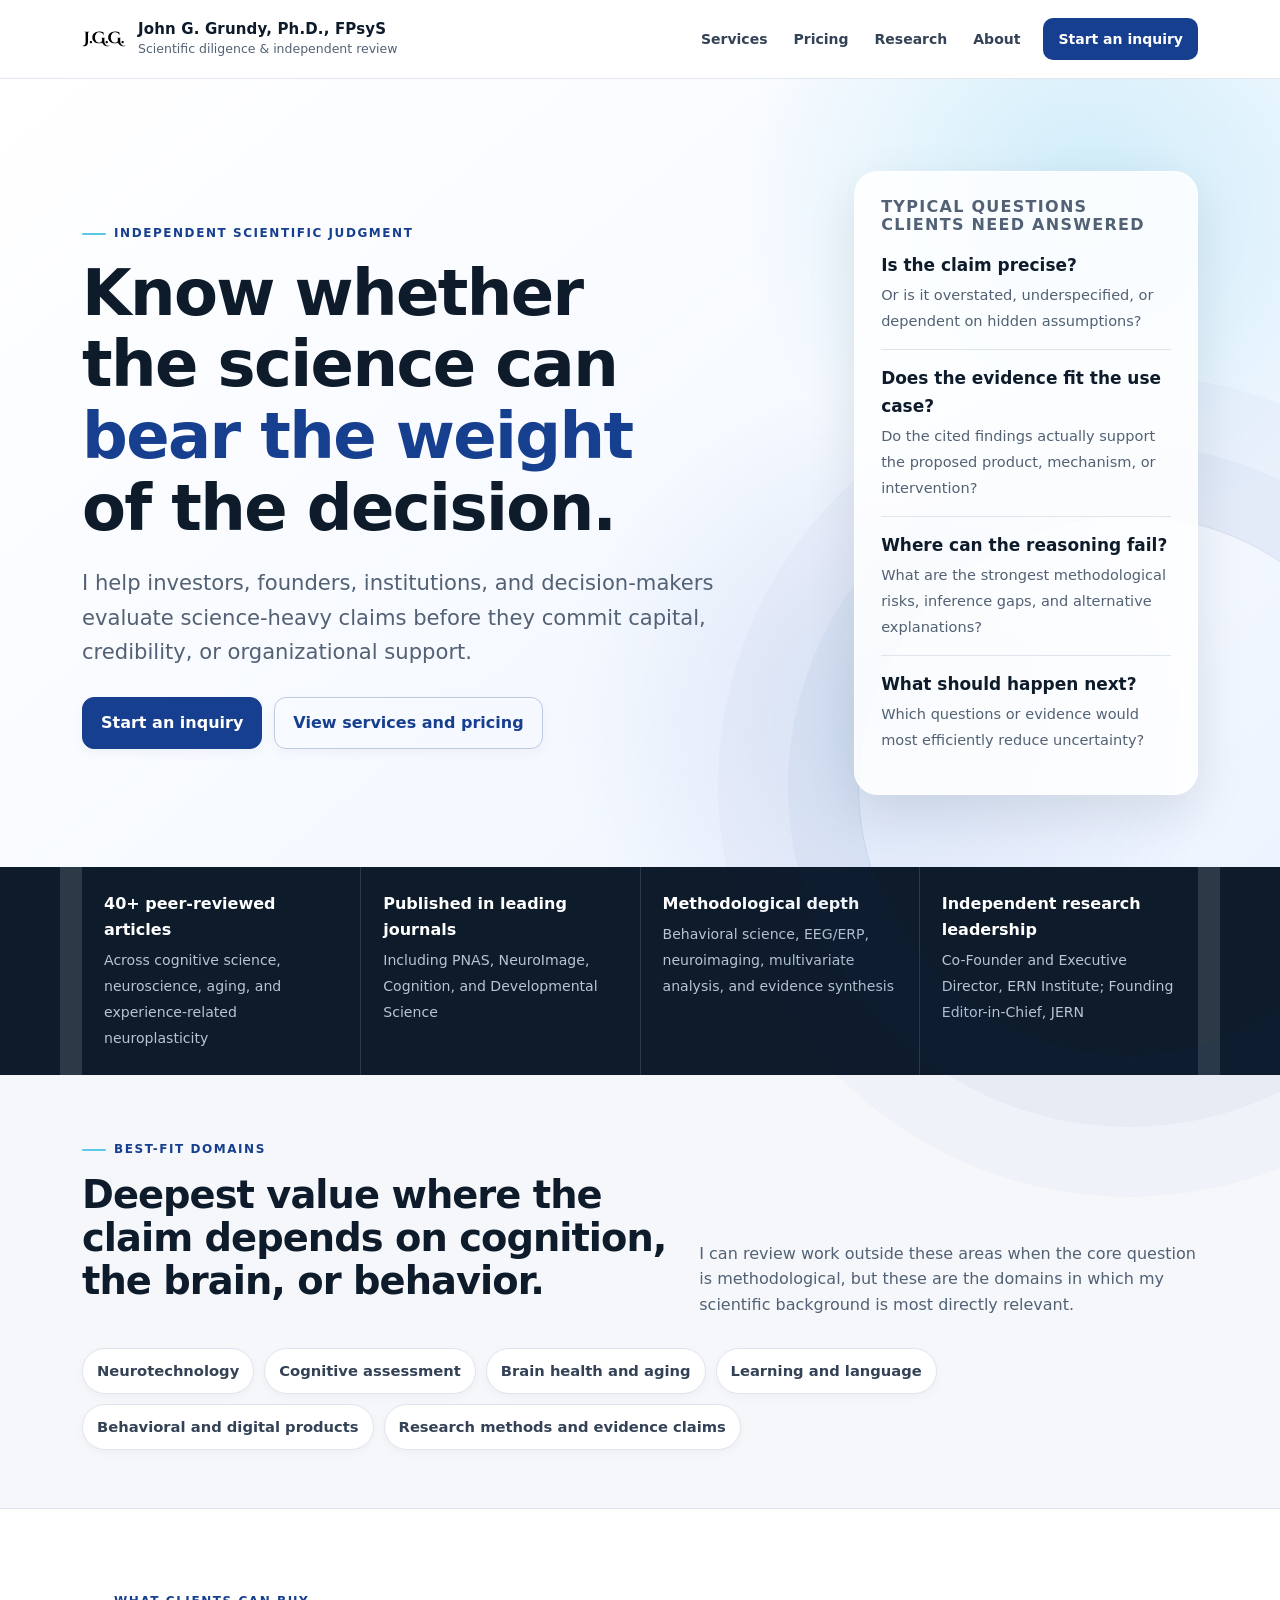
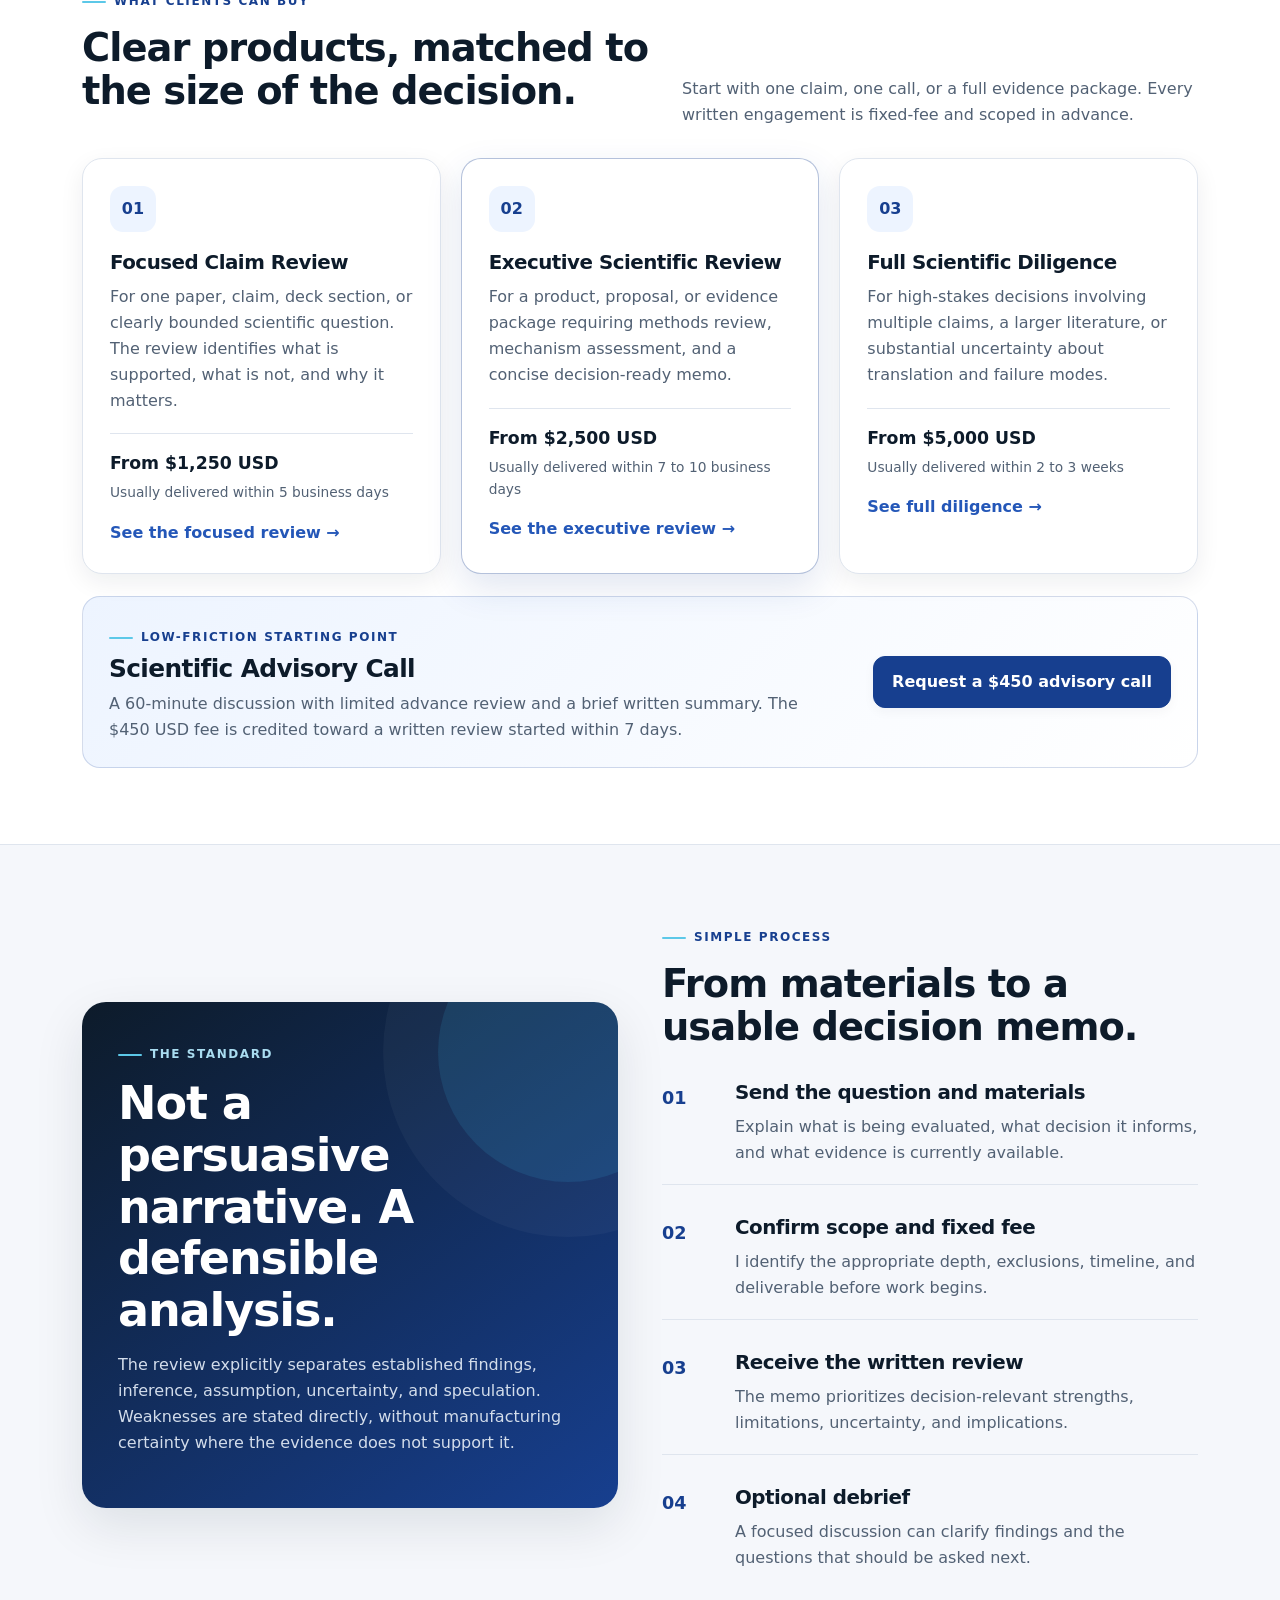
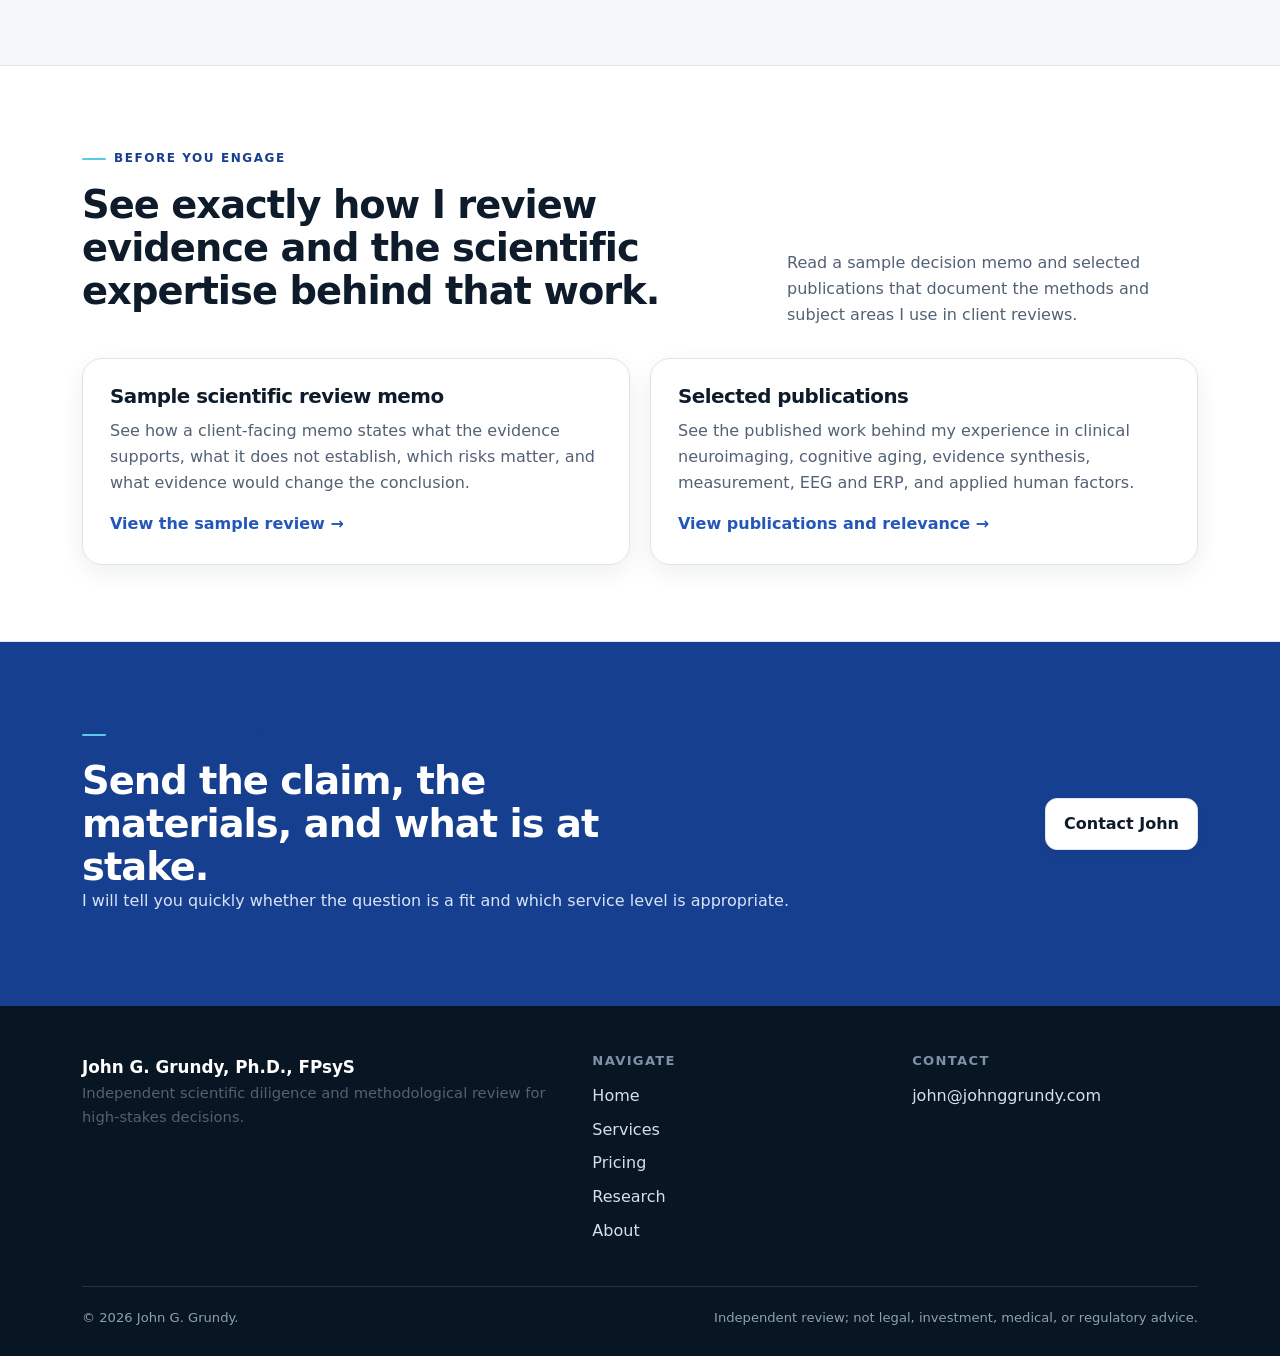
<file: index.html>
<!doctype html>
<html lang="en">
<head>
  <meta charset="utf-8">
  <meta name="viewport" content="width=device-width,initial-scale=1">
  <title>Scientific Diligence & Independent Review | John G. Grundy, Ph.D.</title>
  <meta name="description" content="Independent scientific diligence and methodological review for investors, founders, institutions, and decision-makers evaluating neuroscience, cognition, brain health, and behavioral-science claims.">
  <link rel="canonical" href="https://johnggrundy.com/">
  <meta property="og:title" content="Scientific Diligence & Independent Review">
  <meta property="og:description" content="Clear, independent analysis of whether the evidence can bear the weight of the decision.">
  <meta property="og:type" content="website">
  <meta property="og:url" content="https://johnggrundy.com/">
  <link rel="icon" href="assets/favicon.svg" type="image/svg+xml">
  <link rel="stylesheet" href="styles.css">
  <script type="application/ld+json">{"@context":"https://schema.org","@type":"ProfessionalService","name":"John G. Grundy Scientific Diligence & Independent Review","url":"https://johnggrundy.com/","email":"john@johnggrundy.com","founder":{"@type":"Person","name":"John G. Grundy","honorificSuffix":"Ph.D., FPsyS","sameAs":["https://orcid.org/0000-0002-2553-3976","https://www.researchgate.net/profile/John-Grundy"]},"areaServed":"Worldwide","serviceType":["Scientific claim review","Scientific diligence","Methodological review","Evidence synthesis","Research workshops"],"hasOfferCatalog":{"@type":"OfferCatalog","name":"Scientific review services","itemListElement":[{"@type":"Offer","name":"Scientific Advisory Call","price":"450","priceCurrency":"USD"},{"@type":"Offer","name":"Focused Claim Review","price":"1250","priceCurrency":"USD"},{"@type":"Offer","name":"Executive Scientific Review","price":"2500","priceCurrency":"USD"},{"@type":"Offer","name":"Full Scientific Diligence","price":"5000","priceCurrency":"USD"}]}}</script>
</head>
<body>
<a class="skip-link" href="#main">Skip to content</a>
<header class="site-header"><div class="nav-shell"><a class="brand" href="index.html"><img src="assets/JGGlogo.svg" alt=""><span class="brand-copy"><strong>John G. Grundy, Ph.D., FPsyS</strong><span>Scientific diligence &amp; independent review</span></span></a><button class="menu-toggle" aria-expanded="false" aria-controls="primary-nav">Menu</button><nav class="nav-links" id="primary-nav" aria-label="Primary navigation"><a href="services.html">Services</a><a href="services.html#pricing">Pricing</a><a href="research.html">Research</a><a href="about.html">About</a><a class="nav-cta" href="contact.html#contact-details">Start an inquiry</a></nav></div></header>
<main id="main">
  <section class="hero">
    <div class="container hero-grid">
      <div>
        <span class="eyebrow">Independent scientific judgment</span>
        <h1>Know whether the science can <em>bear the weight</em> of the decision.</h1>
        <p class="lead">I help investors, founders, institutions, and decision-makers evaluate science-heavy claims before they commit capital, credibility, or organizational support.</p>
        <div class="hero-actions"><a class="btn btn-primary" href="contact.html#contact-details">Start an inquiry</a><a class="btn btn-ghost" href="services.html#pricing">View services and pricing</a></div>
      </div>
      <aside class="proof-panel" aria-label="Typical questions clients need answered">
        <h2>Typical questions clients need answered</h2>
        <div class="proof-item"><strong>Is the claim precise?</strong><span>Or is it overstated, underspecified, or dependent on hidden assumptions?</span></div>
        <div class="proof-item"><strong>Does the evidence fit the use case?</strong><span>Do the cited findings actually support the proposed product, mechanism, or intervention?</span></div>
        <div class="proof-item"><strong>Where can the reasoning fail?</strong><span>What are the strongest methodological risks, inference gaps, and alternative explanations?</span></div>
        <div class="proof-item"><strong>What should happen next?</strong><span>Which questions or evidence would most efficiently reduce uncertainty?</span></div>
      </aside>
    </div>
  </section>

  <section class="trust-strip" aria-label="Qualifications">
    <div class="container trust-grid">
      <div class="trust-item"><strong>40+ peer-reviewed articles</strong><span>Across cognitive science, neuroscience, aging, and experience-related neuroplasticity</span></div>
      <div class="trust-item"><strong>Published in leading journals</strong><span>Including PNAS, NeuroImage, Cognition, and Developmental Science</span></div>
      <div class="trust-item"><strong>Methodological depth</strong><span>Behavioral science, EEG/ERP, neuroimaging, multivariate analysis, and evidence synthesis</span></div>
      <div class="trust-item"><strong>Independent research leadership</strong><span>Co-Founder and Executive Director, ERN Institute; Founding Editor-in-Chief, JERN</span></div>
    </div>
  </section>

  <section class="section compact-fit">
    <div class="container">
      <div class="section-head"><div><span class="eyebrow">Best-fit domains</span><h2>Deepest value where the claim depends on cognition, the brain, or behavior.</h2></div><p>I can review work outside these areas when the core question is methodological, but these are the domains in which my scientific background is most directly relevant.</p></div>
      <div class="domain-grid">
        <div class="domain-chip">Neurotechnology</div>
        <div class="domain-chip">Cognitive assessment</div>
        <div class="domain-chip">Brain health and aging</div>
        <div class="domain-chip">Learning and language</div>
        <div class="domain-chip">Behavioral and digital products</div>
        <div class="domain-chip">Research methods and evidence claims</div>
      </div>
    </div>
  </section>

  <section class="section section-white">
    <div class="container">
      <div class="section-head"><div><span class="eyebrow">What clients can buy</span><h2>Clear products, matched to the size of the decision.</h2></div><p>Start with one claim, one call, or a full evidence package. Every written engagement is fixed-fee and scoped in advance.</p></div>
      <div class="cards-3">
        <article class="card"><div class="card-icon">01</div><h3>Focused Claim Review</h3><p>For one paper, claim, deck section, or clearly bounded scientific question. The review identifies what is supported, what is not, and why it matters.</p><p class="price-line"><strong>From $1,250 USD</strong><span>Usually delivered within 5 business days</span></p><a class="card-link" href="services.html#pricing">See the focused review</a></article>
        <article class="card featured-card"><div class="card-icon">02</div><h3>Executive Scientific Review</h3><p>For a product, proposal, or evidence package requiring methods review, mechanism assessment, and a concise decision-ready memo.</p><p class="price-line"><strong>From $2,500 USD</strong><span>Usually delivered within 7 to 10 business days</span></p><a class="card-link" href="services.html#pricing">See the executive review</a></article>
        <article class="card"><div class="card-icon">03</div><h3>Full Scientific Diligence</h3><p>For high-stakes decisions involving multiple claims, a larger literature, or substantial uncertainty about translation and failure modes.</p><p class="price-line"><strong>From $5,000 USD</strong><span>Usually delivered within 2 to 3 weeks</span></p><a class="card-link" href="services.html#pricing">See full diligence</a></article>
      </div>
      <div class="entry-offer"><div><span class="eyebrow">Low-friction starting point</span><h3>Scientific Advisory Call</h3><p>A 60-minute discussion with limited advance review and a brief written summary. The $450 USD fee is credited toward a written review started within 7 days.</p></div><a class="btn btn-primary" href="contact.html?service=Scientific%20Advisory%20Call#contact-details">Request a $450 advisory call</a></div>
    </div>
  </section>

  <section class="section">
    <div class="container feature-grid">
      <div class="feature-box"><span class="eyebrow">The standard</span><h2>Not a persuasive narrative. A defensible analysis.</h2><p>The review explicitly separates established findings, inference, assumption, uncertainty, and speculation. Weaknesses are stated directly, without manufacturing certainty where the evidence does not support it.</p></div>
      <div>
        <span class="eyebrow">Simple process</span>
        <h2>From materials to a usable decision memo.</h2>
        <div class="steps">
          <div class="step"><div><h3>Send the question and materials</h3><p>Explain what is being evaluated, what decision it informs, and what evidence is currently available.</p></div></div>
          <div class="step"><div><h3>Confirm scope and fixed fee</h3><p>I identify the appropriate depth, exclusions, timeline, and deliverable before work begins.</p></div></div>
          <div class="step"><div><h3>Receive the written review</h3><p>The memo prioritizes decision-relevant strengths, limitations, uncertainty, and implications.</p></div></div>
          <div class="step"><div><h3>Optional debrief</h3><p>A focused discussion can clarify findings and the questions that should be asked next.</p></div></div>
        </div>
      </div>
    </div>
  </section>

  <section class="section section-white">
    <div class="container">
      <div class="section-head"><div><span class="eyebrow">Before you engage</span><h2>See exactly how I review evidence and the scientific expertise behind that work.</h2></div><p>Read a sample decision memo and selected publications that document the methods and subject areas I use in client reviews.</p></div>
      <div class="cards-2">
        <article class="card"><h3>Sample scientific review memo</h3><p>See how a client-facing memo states what the evidence supports, what it does not establish, which risks matter, and what evidence would change the conclusion.</p><a class="card-link" href="sample-review.html">View the sample review</a></article>
        <article class="card"><h3>Selected publications</h3><p>See the published work behind my experience in clinical neuroimaging, cognitive aging, evidence synthesis, measurement, EEG and ERP, and applied human factors.</p><a class="card-link" href="research.html">View publications and relevance</a></article>
      </div>
    </div>
  </section>

  <section class="section quote-band">
    <div class="container"><div><span class="eyebrow">Start with the decision</span><h2>Send the claim, the materials, and what is at stake.</h2><p>I will tell you quickly whether the question is a fit and which service level is appropriate.</p></div><a class="btn" href="contact.html#contact-details">Contact John</a></div>
  </section>
</main>
<footer class="site-footer"><div class="container"><div class="footer-grid"><div><div class="footer-brand">John G. Grundy, Ph.D., FPsyS</div><p class="small">Independent scientific diligence and methodological review for high-stakes decisions.</p></div><div><h2>Navigate</h2><a href="index.html">Home</a><a href="services.html">Services</a><a href="services.html#pricing">Pricing</a><a href="research.html">Research</a><a href="about.html">About</a></div><div><h2>Contact</h2><a href="mailto:john@johnggrundy.com">john@johnggrundy.com</a></div></div><div class="footer-bottom"><span>© <span data-year></span> John G. Grundy.</span><span>Independent review; not legal, investment, medical, or regulatory advice.</span></div></div></footer>
<script src="site.js"></script>
</body></html>
</file>
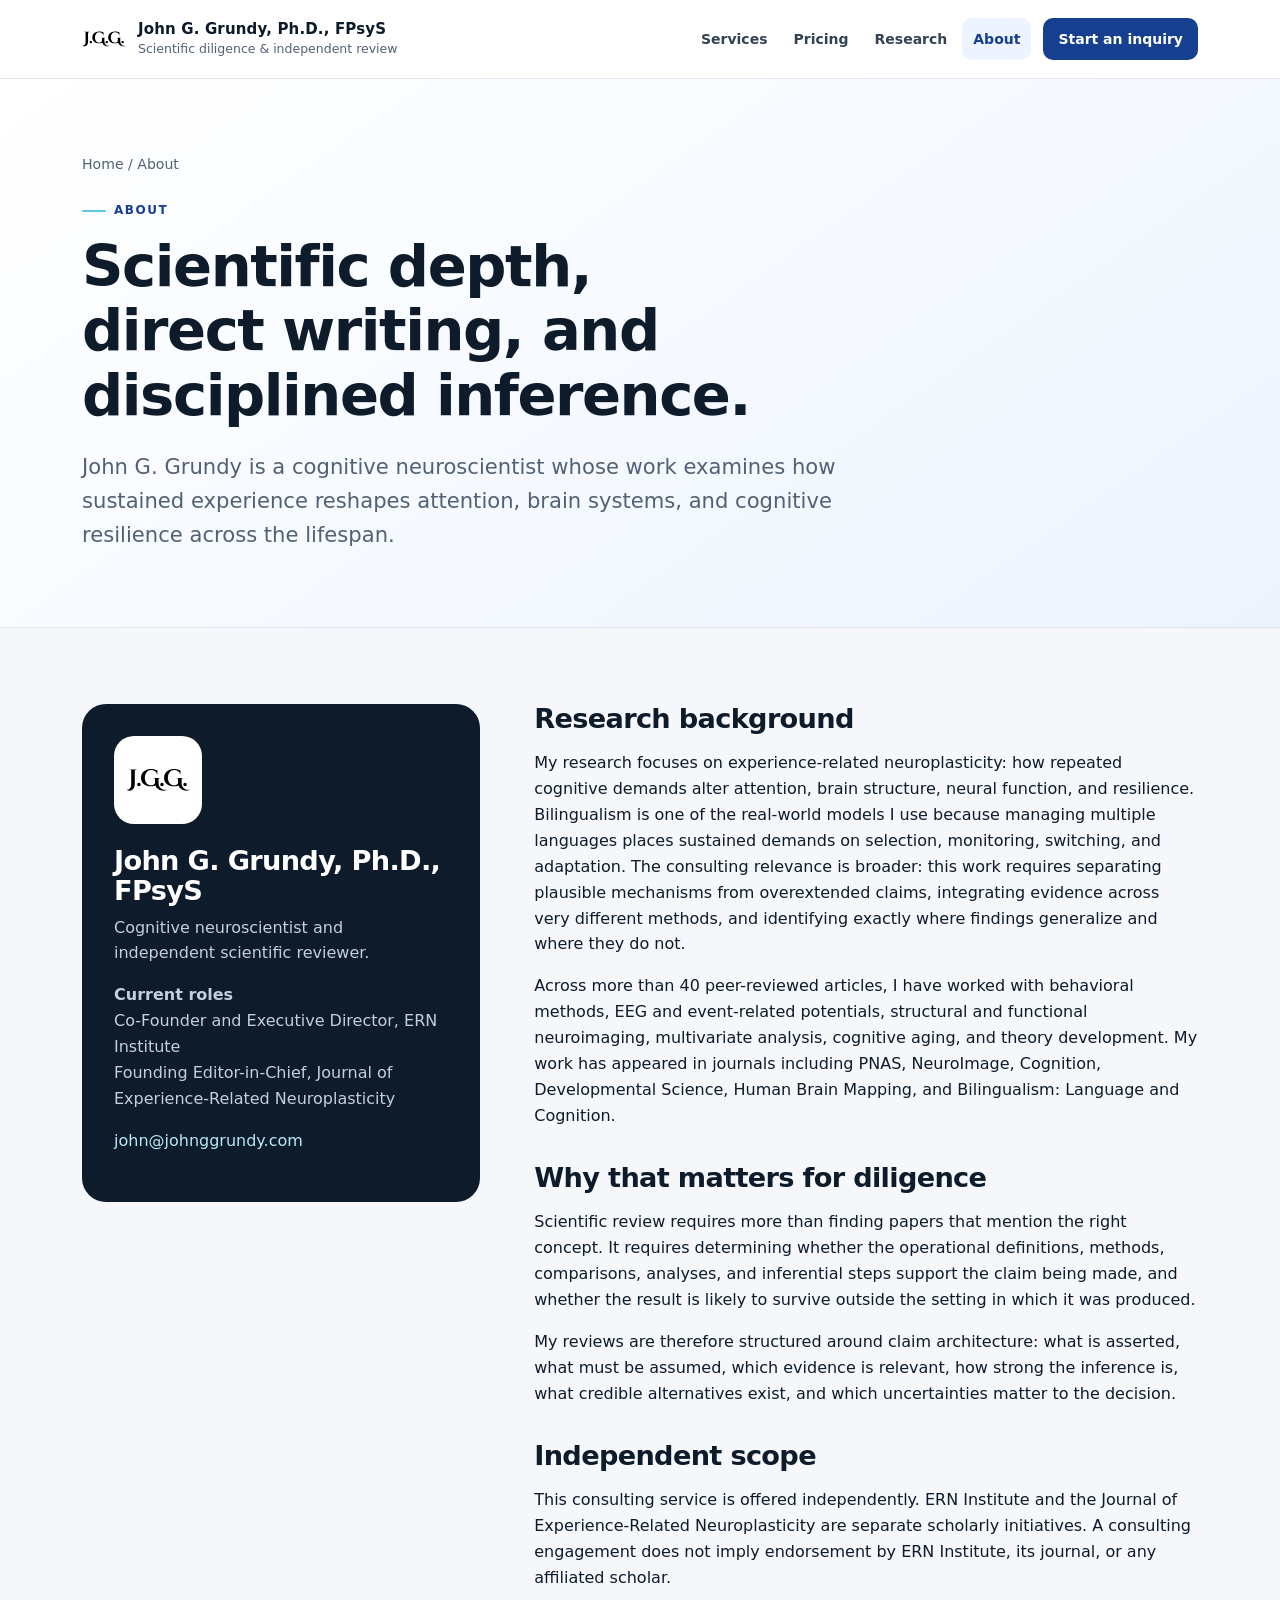
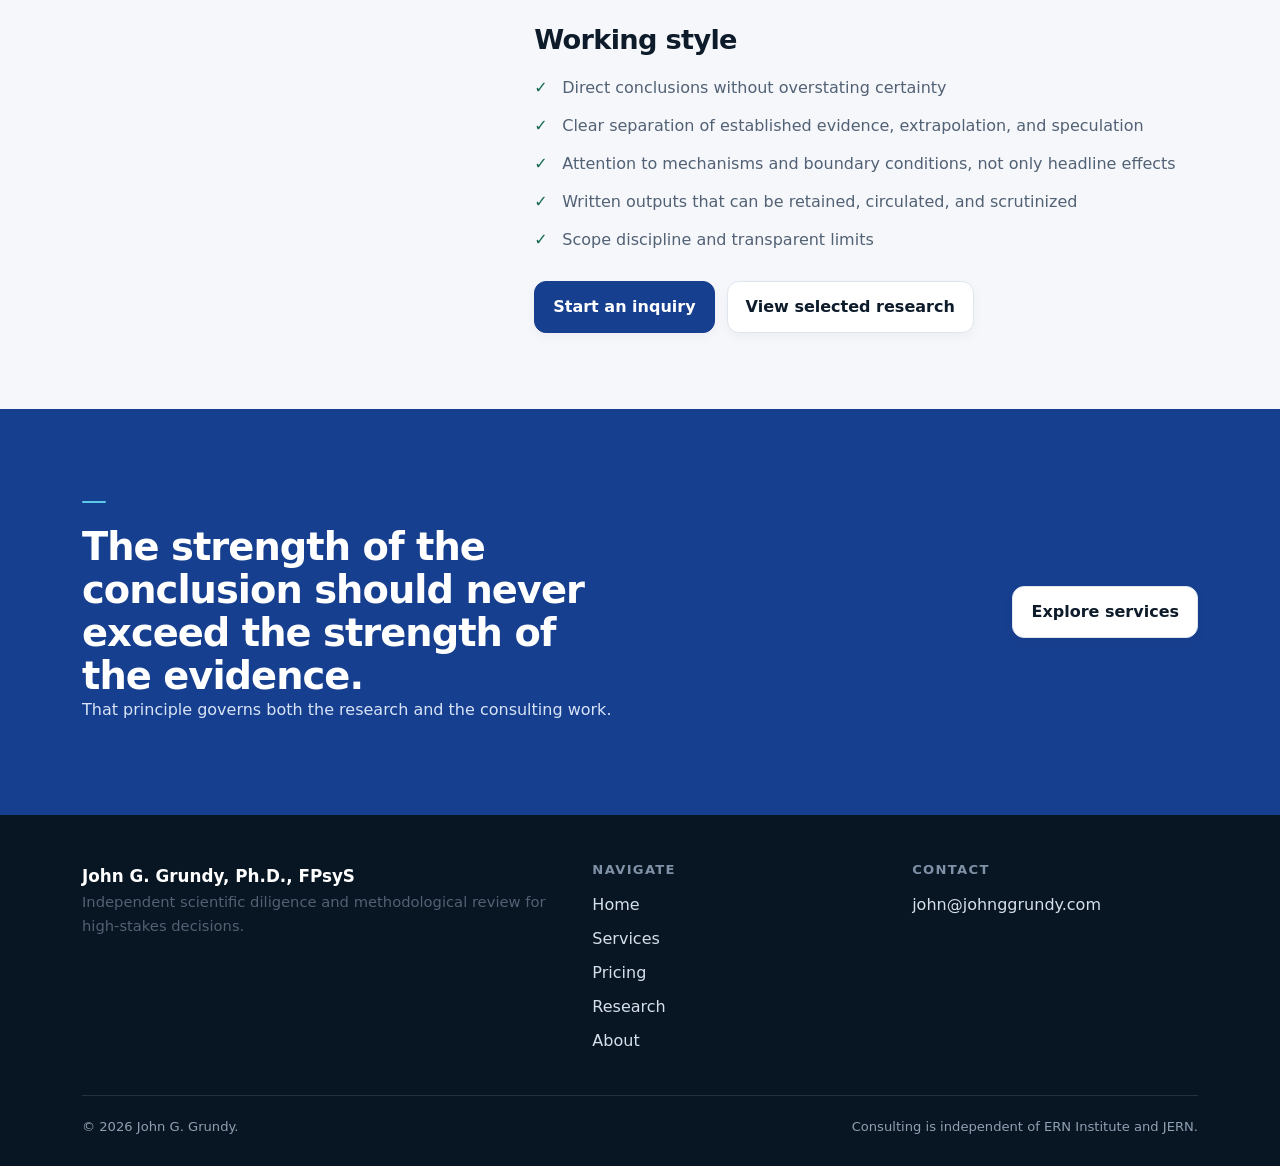
<file: about.html>
<!DOCTYPE html>
<html lang="en"><head><meta charset="utf-8"/><meta content="width=device-width,initial-scale=1" name="viewport"/><title>About John G. Grundy, Ph.D., FPsyS</title><meta content="Background, research expertise, and independent consulting approach of cognitive neuroscientist John G. Grundy, Ph.D., FPsyS." name="description"/><link href="https://johnggrundy.com/about.html" rel="canonical"/><link href="assets/favicon.svg" rel="icon" type="image/svg+xml"/><link href="styles.css" rel="stylesheet"/></head><body>
<a class="skip-link" href="#main">Skip to content</a><header class="site-header"><div class="nav-shell"><a class="brand" href="index.html"><img alt="" src="assets/JGGlogo.svg"/><span class="brand-copy"><strong>John G. Grundy, Ph.D., FPsyS</strong><span>Scientific diligence &amp; independent review</span></span></a><button aria-controls="primary-nav" aria-expanded="false" class="menu-toggle">Menu</button><nav aria-label="Primary navigation" class="nav-links" id="primary-nav"><a href="services.html">Services</a><a href="services.html#pricing">Pricing</a><a href="research.html">Research</a><a aria-current="page" href="about.html">About</a><a class="nav-cta" href="contact.html#contact-details">Start an inquiry</a></nav></div></header>
<main id="main"><section class="page-hero"><div class="container"><div class="breadcrumb"><a href="index.html">Home</a> / About</div><span class="eyebrow">About</span><h1>Scientific depth, direct writing, and disciplined inference.</h1><p class="lead">John G. Grundy is a cognitive neuroscientist whose work examines how sustained experience reshapes attention, brain systems, and cognitive resilience across the lifespan.</p></div></section>
<section class="section"><div class="container bio-grid"><aside class="bio-panel"><div class="bio-mark"><img alt="John G. Grundy monogram" src="assets/JGGlogo.svg"/></div><h2>John G. Grundy, Ph.D., FPsyS</h2><p>Cognitive neuroscientist and independent scientific reviewer.</p><p><strong>Current roles</strong><br/>Co-Founder and Executive Director, ERN Institute<br/>Founding Editor-in-Chief, Journal of Experience-Related Neuroplasticity</p><p><a href="mailto:john@johnggrundy.com">john@johnggrundy.com</a></p></aside><div class="bio-copy">
<h2>Research background</h2><p>My research focuses on experience-related neuroplasticity: how repeated cognitive demands alter attention, brain structure, neural function, and resilience. Bilingualism is one of the real-world models I use because managing multiple languages places sustained demands on selection, monitoring, switching, and adaptation. The consulting relevance is broader: this work requires separating plausible mechanisms from overextended claims, integrating evidence across very different methods, and identifying exactly where findings generalize and where they do not.</p><p>Across more than 40 peer-reviewed articles, I have worked with behavioral methods, EEG and event-related potentials, structural and functional neuroimaging, multivariate analysis, cognitive aging, and theory development. My work has appeared in journals including PNAS, NeuroImage, Cognition, Developmental Science, Human Brain Mapping, and Bilingualism: Language and Cognition.</p>
<h2>Why that matters for diligence</h2><p>Scientific review requires more than finding papers that mention the right concept. It requires determining whether the operational definitions, methods, comparisons, analyses, and inferential steps support the claim being made, and whether the result is likely to survive outside the setting in which it was produced.</p><p>My reviews are therefore structured around claim architecture: what is asserted, what must be assumed, which evidence is relevant, how strong the inference is, what credible alternatives exist, and which uncertainties matter to the decision.</p>
<h2>Independent scope</h2><p>This consulting service is offered independently. ERN Institute and the Journal of Experience-Related Neuroplasticity are separate scholarly initiatives. A consulting engagement does not imply endorsement by ERN Institute, its journal, or any affiliated scholar.</p>
<h2>Working style</h2><ul class="outcome-list"><li>Direct conclusions without overstating certainty</li><li>Clear separation of established evidence, extrapolation, and speculation</li><li>Attention to mechanisms and boundary conditions, not only headline effects</li><li>Written outputs that can be retained, circulated, and scrutinized</li><li>Scope discipline and transparent limits</li></ul>
<div class="button-row"><a class="btn btn-primary" href="contact.html#contact-details">Start an inquiry</a><a class="btn" href="research.html">View selected research</a></div>
</div></div></section>
<section class="section quote-band"><div class="container"><div><span class="eyebrow">The operating principle</span><h2>The strength of the conclusion should never exceed the strength of the evidence.</h2><p>That principle governs both the research and the consulting work.</p></div><a class="btn" href="services.html">Explore services</a></div></section></main>
<footer class="site-footer"><div class="container"><div class="footer-grid"><div><div class="footer-brand">John G. Grundy, Ph.D., FPsyS</div><p class="small">Independent scientific diligence and methodological review for high-stakes decisions.</p></div><div><h2>Navigate</h2><a href="index.html">Home</a><a href="services.html">Services</a><a href="services.html#pricing">Pricing</a><a href="research.html">Research</a><a href="about.html">About</a></div><div><h2>Contact</h2><a href="mailto:john@johnggrundy.com">john@johnggrundy.com</a></div></div><div class="footer-bottom"><span>© <span data-year=""></span> John G. Grundy.</span><span>Consulting is independent of ERN Institute and JERN.</span></div></div></footer><script src="site.js"></script></body></html>
</file>
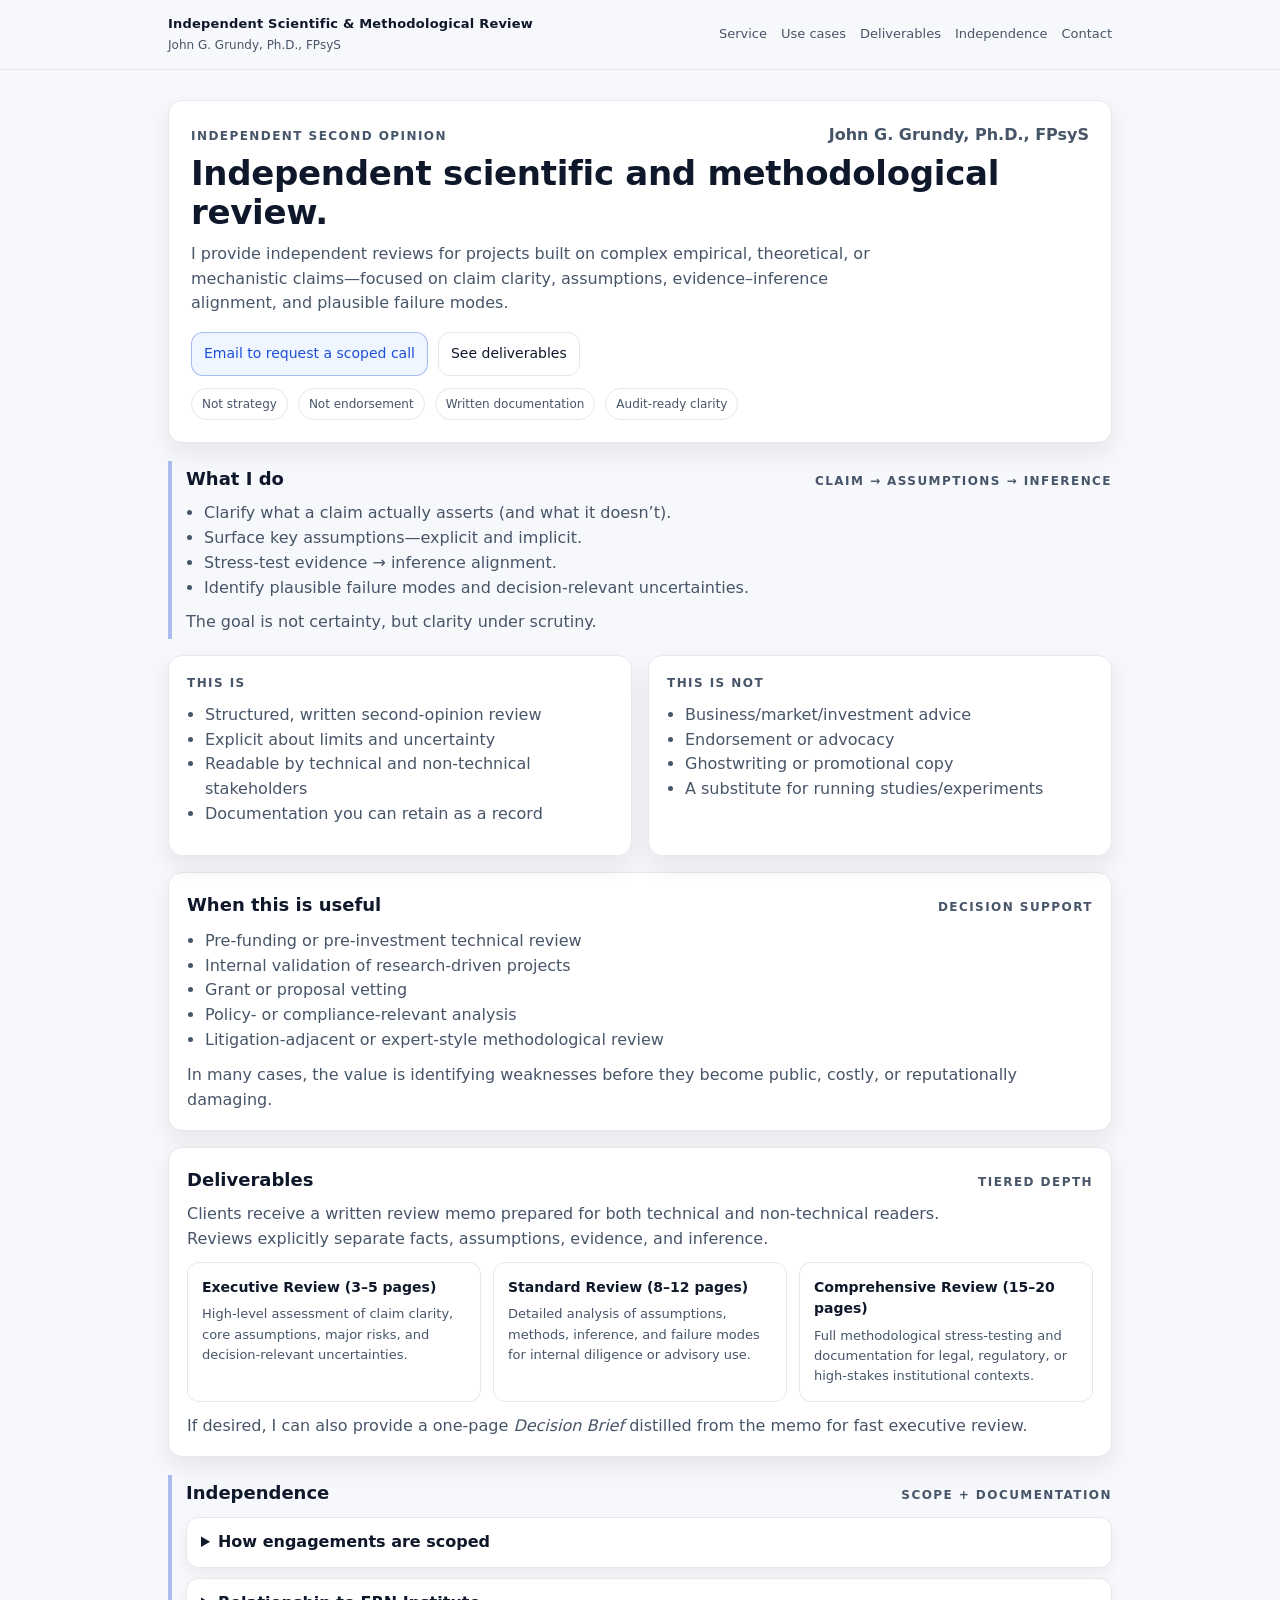
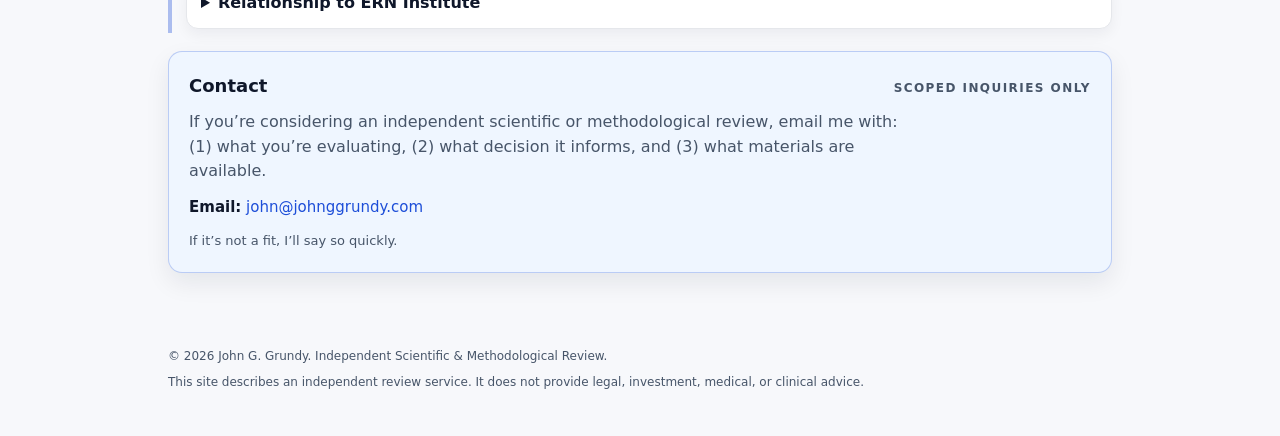
<file: consultingwebsite.html>
<!doctype html>
<html lang="en">
<head>
  <meta charset="utf-8" />
  <meta name="viewport" content="width=device-width, initial-scale=1" />
  <meta name="description" content="Independent scientific and methodological reviews for projects built on complex empirical, theoretical, or mechanistic claims." />
  <title>Independent Scientific & Methodological Review — John G. Grundy, Ph.D., FPsyS.</title>

  <style>
    :root{
      --bg:#f7f8fb;          /* paper */
      --surface:#ffffff;     /* cards */
      --text:#0f172a;        /* ink */
      --muted:#475569;       /* slate */
      --border:#e5e7eb;      /* light gray */
      --accent:#1d4ed8;      /* muted blue */
      --accentSoft:#eff6ff;  /* pale blue */
      --max: 980px;
      --radius: 14px;
      --shadow: 0 10px 24px rgba(15, 23, 42, .08);
    }

    *{box-sizing:border-box}

    body{
      margin:0;
      font-family: ui-sans-serif, system-ui, -apple-system, Segoe UI, Roboto, Helvetica, Arial, "Apple Color Emoji","Segoe UI Emoji";
      color:var(--text);
      background: var(--bg);
      line-height:1.55;
    }

    a{color:var(--accent); text-decoration:none}
    a:hover{text-decoration:underline}

    header{
      position:sticky;
      top:0;
      background: rgba(247,248,251,.9);
      backdrop-filter: blur(10px);
      border-bottom:1px solid var(--border);
      z-index:10;
    }

    .nav{
      max-width:var(--max);
      margin:0 auto;
      display:flex;
      align-items:center;
      justify-content:space-between;
      padding:14px 18px;
      gap:14px;
    }

    .brand{
      display:flex;
      flex-direction:column;
      gap:2px;
      min-width: 220px;
    }

    .brand strong{font-size:13px; letter-spacing:.2px}
    .brand span{font-size:12px; color:var(--muted)}

    .navlinks{
      display:flex;
      gap:14px;
      flex-wrap:wrap;
      justify-content:flex-end;
      font-size:13px;
    }
    .navlinks a{color:var(--muted)}
    .navlinks a:hover{color:var(--text)}

    main{
      max-width:var(--max);
      margin:0 auto;
      padding:30px 18px 56px;
    }

    .card{
      background: var(--surface);
      border:1px solid var(--border);
      border-radius: var(--radius);
      box-shadow: var(--shadow);
    }

    h1{
      font-size:34px;
      line-height:1.15;
      margin:0 0 10px;
      letter-spacing:-.3px;
    }

    h2{margin:0 0 10px; font-size:18px}
    h3{margin:14px 0 8px; font-size:15px}

    .sub{
      color:var(--muted);
      font-size:16px;
      margin:0 0 16px;
      max-width:70ch;
    }

    .hero{
      padding:22px;
    }

    .heroTop{
      display:flex;
      flex-wrap:wrap;
      gap:10px 14px;
      align-items:baseline;
      justify-content:space-between;
      margin-bottom:6px;
    }

    .nameLine{
      font-size:16px;
      color:var(--muted);
      font-weight:600;
    }

    .pillrow{display:flex; flex-wrap:wrap; gap:10px; margin:12px 0 0}
    .pill{
      font-size:12px;
      color:var(--muted);
      border:1px solid var(--border);
      padding:6px 10px;
      border-radius:999px;
      background:var(--surface);
    }

    .cta{
      display:flex;
      gap:10px;
      flex-wrap:wrap;
      margin-top:14px;
    }

    .btn{
      display:inline-flex;
      align-items:center;
      justify-content:center;
      gap:8px;
      padding:10px 12px;
      border-radius: 12px;
      font-size:14px;
      border:1px solid var(--border);
      background:var(--surface);
      color:var(--text);
    }

    .btn.primary{
      border-color: rgba(29,78,216,.35);
      background: var(--accentSoft);
      color: var(--accent);
    }

    .btn:hover{transform: translateY(-1px)}

    .grid{
      display:grid;
      grid-template-columns: 1fr 1fr;
      gap:16px;
      margin-top:16px;
    }
    @media (max-width: 900px){
      .grid{grid-template-columns:1fr}
      .nav{align-items:flex-start}
    }

    .section-card{padding:18px}

    .kicker{
      font-size:12px;
      color:var(--muted);
      text-transform:uppercase;
      letter-spacing:.12em;
      font-weight:700;
    }

    /* Differentiation: brief sections are not cards */
    .brief{
      background: transparent;
      border-left: 4px solid rgba(29,78,216,.35);
      padding: 4px 0 4px 14px;
      margin-top: 18px;
    }

    .section-title{
      display:flex;
      align-items:baseline;
      justify-content:space-between;
      gap:12px;
      flex-wrap:wrap;
    }

    ul{
      margin:0 0 10px;
      padding-left:18px;
      color:var(--muted);
    }
    p{margin:0 0 10px}

    .tiers{
      display:grid;
      grid-template-columns: repeat(3, 1fr);
      gap:12px;
      margin-top:10px;
    }
    @media (max-width: 900px){
      .tiers{grid-template-columns:1fr}
    }
    .tier{
      padding:14px;
      border:1px solid var(--border);
      border-radius: 12px;
      background: var(--surface);
    }
    .tier strong{display:block; font-size:14px; margin-bottom:6px}
    .tier span{display:block; color:var(--muted); font-size:13px}

    details{
      margin-top: 10px;
      background: var(--surface);
      border: 1px solid var(--border);
      border-radius: 12px;
      padding: 12px 14px;
      box-shadow: 0 6px 14px rgba(15,23,42,.05);
    }
    summary{
      cursor: pointer;
      font-weight: 700;
    }
    details p, details ul{color:var(--muted)}
    details[open] summary{margin-bottom:8px}

    footer{
      max-width:var(--max);
      margin:0 auto;
      padding:18px 18px 44px;
      color:var(--muted);
      font-size:12px;
    }

    .contactBand{
      padding:20px;
      margin-top:18px;
      background: var(--accentSoft);
      border-color: rgba(29,78,216,.25);
    }
    
    /* Fix anchor offset for sticky header */
section[id] {
  scroll-margin-top: 80px;
}

  </style>
</head>

<body>
  <header>
    <div class="nav">
      <div class="brand">
        <strong>Independent Scientific &amp; Methodological Review</strong>
        <span>John G. Grundy, Ph.D., FPsyS</span>
      </div>
      <nav class="navlinks" aria-label="Primary">
        <a href="#service">Service</a>
        <a href="#use-cases">Use cases</a>
        <a href="#deliverables">Deliverables</a>
        <a href="#independence">Independence</a>
        <a href="#contact">Contact</a>
      </nav>
    </div>
  </header>

  <main>
    <!-- HERO -->
    <section class="card hero">
      <div class="heroTop">
        <div class="kicker">Independent second opinion</div>
        <div class="nameLine">John G. Grundy, Ph.D., FPsyS</div>
      </div>

      <h1>Independent scientific and methodological review.</h1>
      <p class="sub">
        I provide independent reviews for projects built on complex empirical, theoretical, or mechanistic claims—focused on
        claim clarity, assumptions, evidence–inference alignment, and plausible failure modes.
      </p>

      <div class="cta">
        <a class="btn primary" href="#contact">Email to request a scoped call</a>
        <a class="btn" href="#deliverables">See deliverables</a>
      </div>

      <div class="pillrow">
        <span class="pill">Not strategy</span>
        <span class="pill">Not endorsement</span>
        <span class="pill">Written documentation</span>
        <span class="pill">Audit-ready clarity</span>
      </div>
    </section>

    <!-- WHAT I DO -->
    <section class="brief" id="service">
      <div class="section-title">
        <h2 style="margin:0;">What I do</h2>
        <div class="kicker">Claim → assumptions → inference</div>
      </div>
      <ul style="margin-top:8px;">
        <li>Clarify what a claim actually asserts (and what it doesn’t).</li>
        <li>Surface key assumptions—explicit and implicit.</li>
        <li>Stress-test evidence → inference alignment.</li>
        <li>Identify plausible failure modes and decision-relevant uncertainties.</li>
      </ul>
      <p style="color:var(--muted); margin:0;">
        The goal is not certainty, but clarity under scrutiny.
      </p>
    </section>

    <!-- IS / IS NOT -->
    <section class="grid" aria-label="Service definition">
      <div class="card section-card">
        <div class="kicker">This is</div>
        <ul style="margin-top:10px;">
          <li>Structured, written second-opinion review</li>
          <li>Explicit about limits and uncertainty</li>
          <li>Readable by technical and non-technical stakeholders</li>
          <li>Documentation you can retain as a record</li>
        </ul>
      </div>

      <div class="card section-card">
        <div class="kicker">This is not</div>
        <ul style="margin-top:10px;">
          <li>Business/market/investment advice</li>
          <li>Endorsement or advocacy</li>
          <li>Ghostwriting or promotional copy</li>
          <li>A substitute for running studies/experiments</li>
        </ul>
      </div>
    </section>

    <!-- USE CASES -->
    <section id="use-cases" class="card section-card" style="margin-top:16px;">
      <div class="section-title">
        <h2 style="margin:0;">When this is useful</h2>
        <div class="kicker">Decision support</div>
      </div>
      <ul style="margin-top:10px;">
        <li>Pre-funding or pre-investment technical review</li>
        <li>Internal validation of research-driven projects</li>
        <li>Grant or proposal vetting</li>
        <li>Policy- or compliance-relevant analysis</li>
        <li>Litigation-adjacent or expert-style methodological review</li>
      </ul>
      <p style="color:var(--muted); margin:0;">
        In many cases, the value is identifying weaknesses before they become public, costly, or reputationally damaging.
      </p>
    </section>

    <!-- DELIVERABLES -->
    <section id="deliverables" class="card section-card" style="margin-top:16px;">
      <div class="section-title">
        <h2 style="margin:0;">Deliverables</h2>
        <div class="kicker">Tiered depth</div>
      </div>
      <p style="color:var(--muted); margin-top:8px; max-width:75ch;">
        Clients receive a written review memo prepared for both technical and non-technical readers.
        Reviews explicitly separate facts, assumptions, evidence, and inference.
      </p>

      <div class="tiers" aria-label="Deliverable tiers">
        <div class="tier">
          <strong>Executive Review (3–5 pages)</strong>
          <span>High-level assessment of claim clarity, core assumptions, major risks, and decision-relevant uncertainties.</span>
        </div>
        <div class="tier">
          <strong>Standard Review (8–12 pages)</strong>
          <span>Detailed analysis of assumptions, methods, inference, and failure modes for internal diligence or advisory use.</span>
        </div>
        <div class="tier">
          <strong>Comprehensive Review (15–20 pages)</strong>
          <span>Full methodological stress-testing and documentation for legal, regulatory, or high-stakes institutional contexts.</span>
        </div>
      </div>

      <p style="color:var(--muted); margin:12px 0 0;">
        If desired, I can also provide a one-page <em>Decision Brief</em> distilled from the memo for fast executive review.
      </p>
    </section>

    <!-- INDEPENDENCE -->
    <section id="independence" class="brief">
      <div class="section-title">
        <h2 style="margin:0;">Independence</h2>
        <div class="kicker">Scope + documentation</div>
      </div>

      <details>
        <summary>How engagements are scoped</summary>
        <ul>
          <li>Scope is defined in advance.</li>
          <li>Conclusions are not pre-specified.</li>
          <li>Findings are documented accurately and in full in the written review.</li>
          <li>How the review is used afterward is the client’s responsibility.</li>
        </ul>
      </details>

      <details>
        <summary>Relationship to ERN Institute</summary>
        <p style="margin:0;">
          I am the founder of ERN Institute (scholarly publishing and research infrastructure). This review service is offered
          independently and is not conducted on behalf of ERN Institute or its journals.
        </p>
      </details>
    </section>

    <!-- CONTACT -->
    <section id="contact" class="card contactBand">
      <div class="section-title">
        <h2 style="margin:0;">Contact</h2>
        <div class="kicker">Scoped inquiries only</div>
      </div>

      <p style="margin:10px 0 12px; color:var(--muted); max-width:70ch;">
        If you’re considering an independent scientific or methodological review, email me with:
        (1) what you’re evaluating,
        (2) what decision it informs,
        and (3) what materials are available.
      </p>

      <p style="margin:0 0 12px; font-size:15px;">
        <strong>Email:</strong>
        <a href="mailto:john@johnggrundy.com">john@johnggrundy.com</a>
      </p>

      <p style="margin:0; color:var(--muted); font-size:13px;">
        If it’s not a fit, I’ll say so quickly.
      </p>
    </section>
  </main>

  <footer>
    <div>© <span id="y"></span> John G. Grundy. Independent Scientific &amp; Methodological Review.</div>
    <div style="margin-top:8px;">
      This site describes an independent review service. It does not provide legal, investment, medical, or clinical advice.
    </div>
  </footer>

  <script>
    document.getElementById("y").textContent = new Date().getFullYear();
  </script>
</body>
</html>
</file>
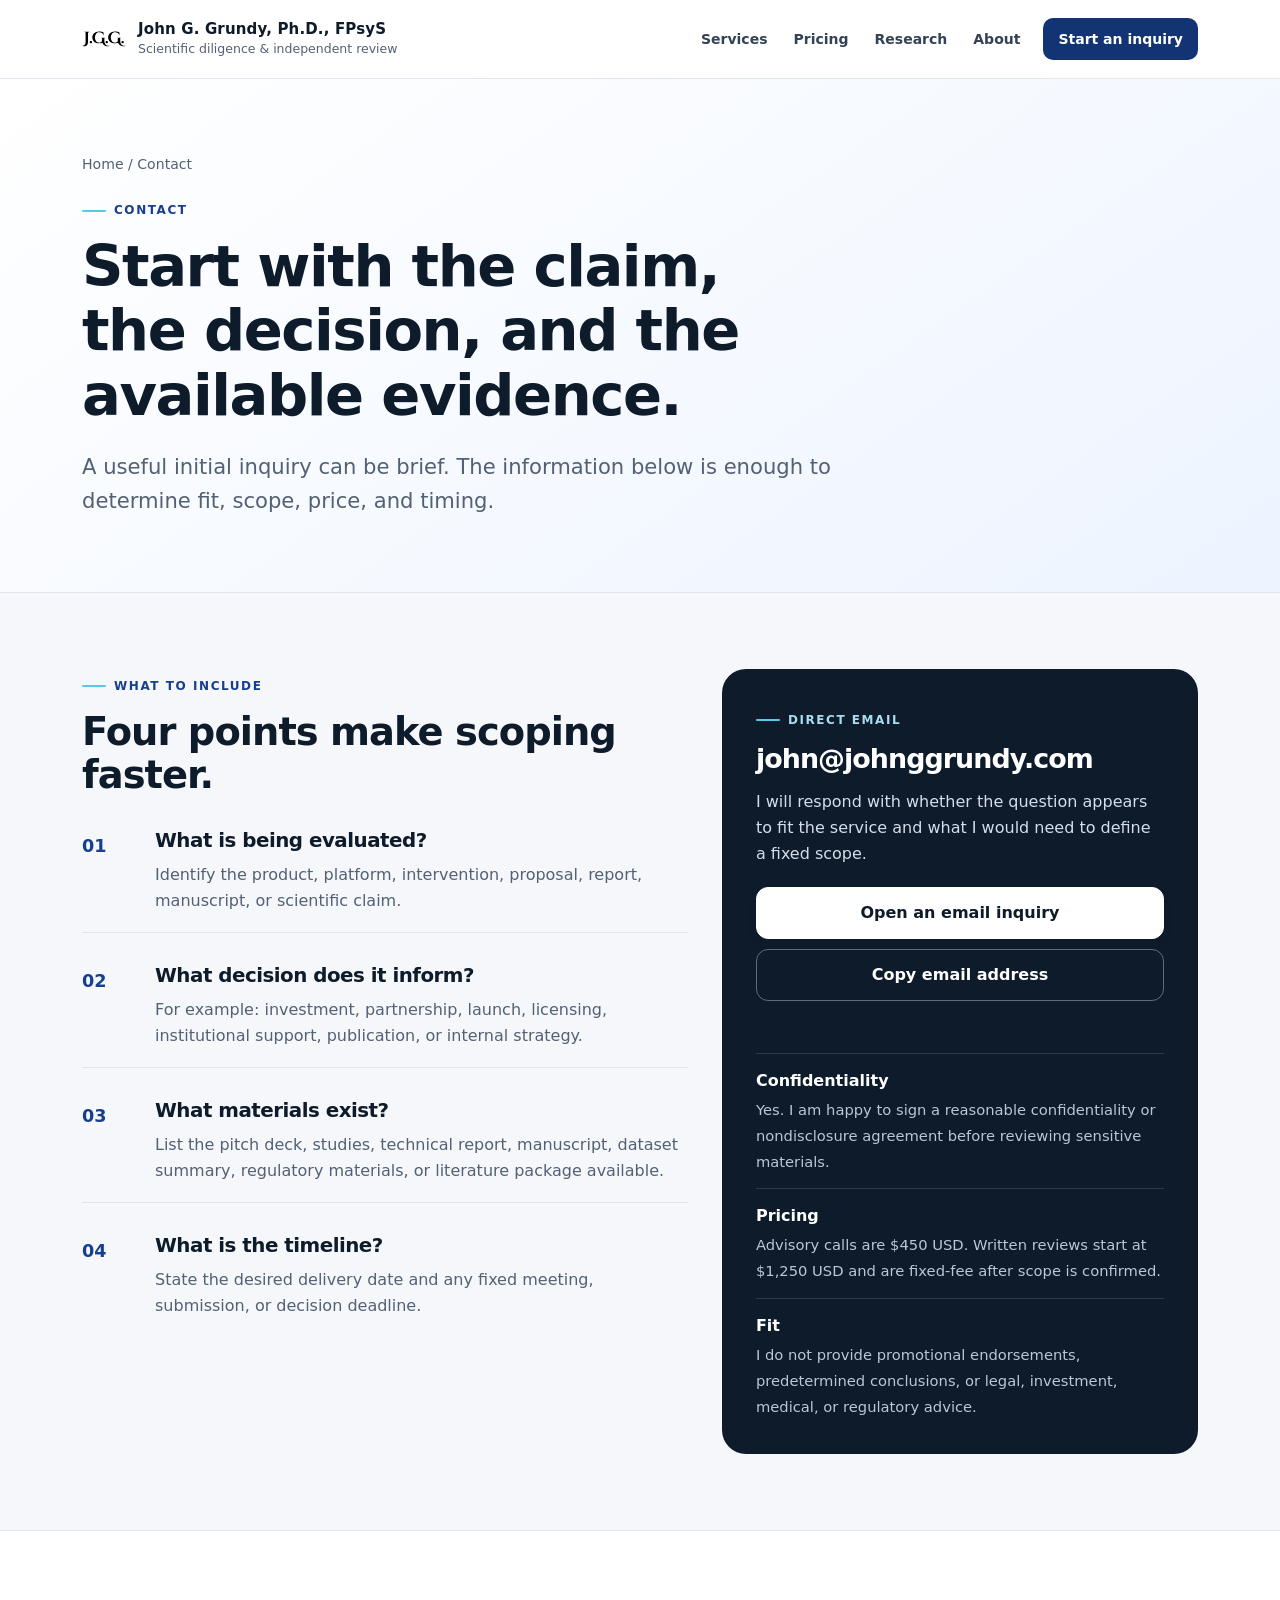
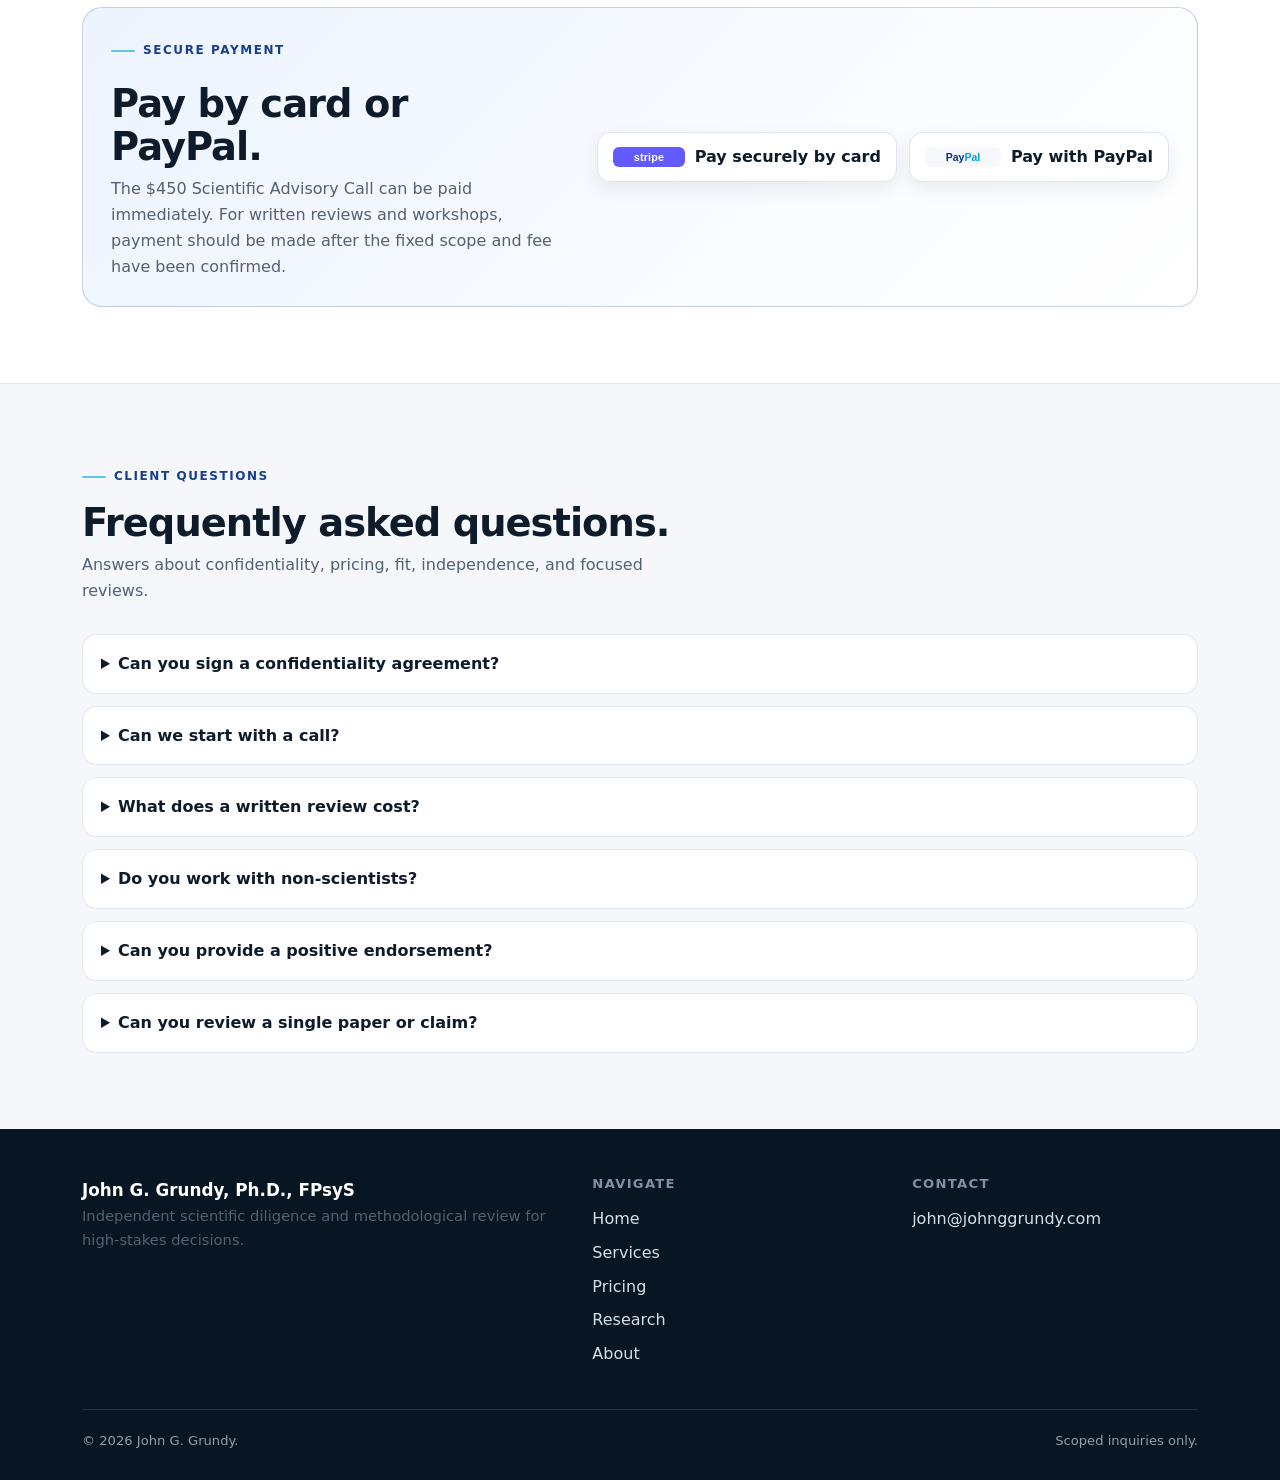
<file: contact.html>
<!DOCTYPE html>
<html lang="en"><head><meta charset="utf-8"/><meta content="width=device-width,initial-scale=1" name="viewport"/><title>Contact | John G. Grundy Scientific Review</title><meta content="Contact John G. Grundy to request a scientific advisory call, focused claim review, executive scientific review, full diligence, or institutional workshop." name="description"/><link href="https://johnggrundy.com/contact.html" rel="canonical"/><link href="assets/favicon.svg" rel="icon" type="image/svg+xml"/><link href="styles.css" rel="stylesheet"/></head><body>
<a class="skip-link" href="#main">Skip to content</a><header class="site-header"><div class="nav-shell"><a class="brand" href="index.html"><img alt="" src="assets/JGGlogo.svg"/><span class="brand-copy"><strong>John G. Grundy, Ph.D., FPsyS</strong><span>Scientific diligence &amp; independent review</span></span></a><button aria-controls="primary-nav" aria-expanded="false" class="menu-toggle">Menu</button><nav aria-label="Primary navigation" class="nav-links" id="primary-nav"><a href="services.html">Services</a><a href="services.html#pricing">Pricing</a><a href="research.html">Research</a><a href="about.html">About</a><a aria-current="page" class="nav-cta" href="contact.html#contact-details">Start an inquiry</a></nav></div></header>
<main id="main"><section class="page-hero"><div class="container"><div class="breadcrumb"><a href="index.html">Home</a> / Contact</div><span class="eyebrow">Contact</span><h1>Start with the claim, the decision, and the available evidence.</h1><p class="lead">A useful initial inquiry can be brief. The information below is enough to determine fit, scope, price, and timing.</p></div></section>
<section class="section"><div class="container contact-grid"><aside class="contact-card" id="contact-details"><span class="eyebrow">Direct email</span><h2 class="contact-email"><a href="mailto:john@johnggrundy.com">john@johnggrundy.com</a></h2><p data-service-intro="">I will respond with whether the question appears to fit the service and what I would need to define a fixed scope.</p><div class="selected-service" data-selected-service="" hidden=""><strong>Selected service</strong><span></span></div><div class="contact-actions"><a class="btn contact-primary" data-email-inquiry="" href="mailto:john@johnggrundy.com?subject=Scientific%20review%20inquiry&amp;body=What%20is%20being%20evaluated%3F%0A%0AWhat%20decision%20does%20it%20inform%3F%0A%0AWhat%20materials%20are%20available%3F%0A%0ADesired%20timeline%3A%0A">Open an email inquiry</a><button class="btn contact-secondary" data-copy-email="john@johnggrundy.com" type="button">Copy email address</button></div><span aria-live="polite" class="copy-status small" data-copy-status=""></span><div class="inquiry-list"><div class="inquiry-item"><strong>Confidentiality</strong><span class="small">Yes. I am happy to sign a reasonable confidentiality or nondisclosure agreement before reviewing sensitive materials.</span></div><div class="inquiry-item"><strong>Pricing</strong><span class="small">Advisory calls are $450 USD. Written reviews start at $1,250 USD and are fixed-fee after scope is confirmed.</span></div><div class="inquiry-item"><strong>Fit</strong><span class="small">I do not provide promotional endorsements, predetermined conclusions, or legal, investment, medical, or regulatory advice.</span></div></div></aside><div class="contact-guide"><span class="eyebrow">What to include</span><h2>Four points make scoping faster.</h2><div class="steps"><div class="step"><div><h3>What is being evaluated?</h3><p>Identify the product, platform, intervention, proposal, report, manuscript, or scientific claim.</p></div></div><div class="step"><div><h3>What decision does it inform?</h3><p>For example: investment, partnership, launch, licensing, institutional support, publication, or internal strategy.</p></div></div><div class="step"><div><h3>What materials exist?</h3><p>List the pitch deck, studies, technical report, manuscript, dataset summary, regulatory materials, or literature package available.</p></div></div><div class="step"><div><h3>What is the timeline?</h3><p>State the desired delivery date and any fixed meeting, submission, or decision deadline.</p></div></div></div></div></div></section>
<section class="section section-white"><div class="container"><div class="payment-panel payment-panel-contact"><div><span class="eyebrow">Secure payment</span><h2>Pay by card or PayPal.</h2><p>The $450 Scientific Advisory Call can be paid immediately. For written reviews and workshops, payment should be made after the fixed scope and fee have been confirmed.</p></div><div class="payment-links"><a class="payment-button stripe" href="https://buy.stripe.com/fZuaEQ5F0cx5cqefeVfMA00" rel="noopener noreferrer" target="_blank"><img alt="Stripe" src="assets/stripe-wordmark.svg"/><span>Pay securely by card</span></a><a class="payment-button paypal" href="https://www.paypal.com/ncp/payment/6ZDP4G652AX4L" rel="noopener noreferrer" target="_blank"><img alt="PayPal" src="assets/paypal-wordmark.svg"/><span>Pay with PayPal</span></a></div></div></div></section>
<section class="section"><div class="container"><div class="section-head faq-head"><div><span class="eyebrow">Client questions</span><h2>Frequently asked questions.</h2><p>Answers about confidentiality, pricing, fit, independence, and focused reviews.</p></div></div><div class="faq"><details><summary>Can you sign a confidentiality agreement?</summary><p>Yes. I am happy to sign a reasonable confidentiality or nondisclosure agreement before reviewing sensitive materials.</p></details><details><summary>Can we start with a call?</summary><p>Yes. A Scientific Advisory Call is $450 USD and includes a 60-minute discussion, limited advance review, and a brief written summary. The fee is credited toward a written review started within 7 days.</p></details><details><summary>What does a written review cost?</summary><p>A Focused Claim Review starts at $1,250 USD, an Executive Scientific Review starts at $2,500 USD, and Full Scientific Diligence starts at $5,000 USD. The exact fixed fee is confirmed after the materials and deadline are reviewed.</p></details><details><summary>Do you work with non-scientists?</summary><p>Yes. Deliverables are designed to be technically defensible while remaining usable by executives, investors, founders, advisors, and other non-specialist stakeholders.</p></details><details><summary>Can you provide a positive endorsement?</summary><p>No conclusion is guaranteed in advance. The engagement is an independent review, and the written findings reflect the evidence as assessed.</p></details><details><summary>Can you review a single paper or claim?</summary><p>Yes. A tightly defined question may be appropriate for a Focused Claim Review rather than a larger diligence engagement.</p></details></div></div></section></main>
<footer class="site-footer"><div class="container"><div class="footer-grid"><div><div class="footer-brand">John G. Grundy, Ph.D., FPsyS</div><p class="small">Independent scientific diligence and methodological review for high-stakes decisions.</p></div><div><h2>Navigate</h2><a href="index.html">Home</a><a href="services.html">Services</a><a href="services.html#pricing">Pricing</a><a href="research.html">Research</a><a href="about.html">About</a></div><div><h2>Contact</h2><a href="mailto:john@johnggrundy.com">john@johnggrundy.com</a></div></div><div class="footer-bottom"><span>© <span data-year=""></span> John G. Grundy.</span><span>Scoped inquiries only.</span></div></div></footer><script src="site.js"></script></body></html>
</file>
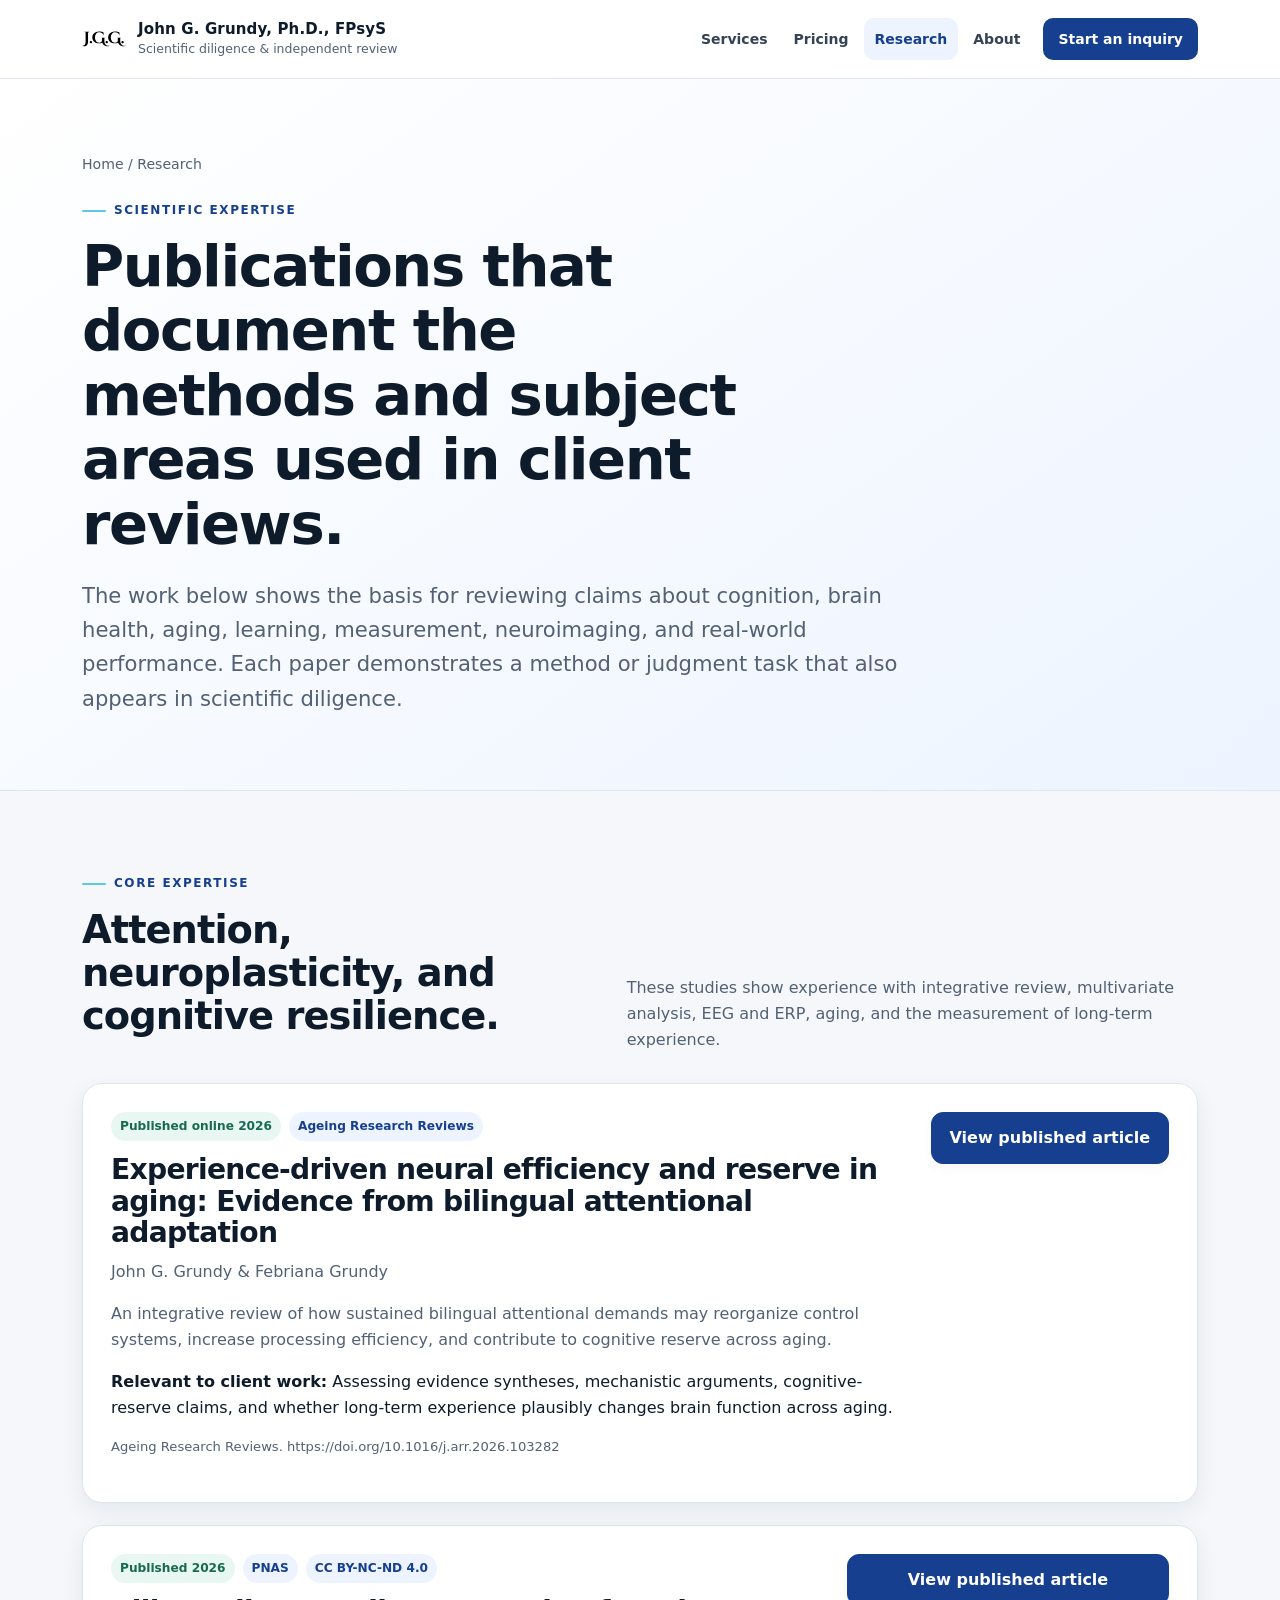
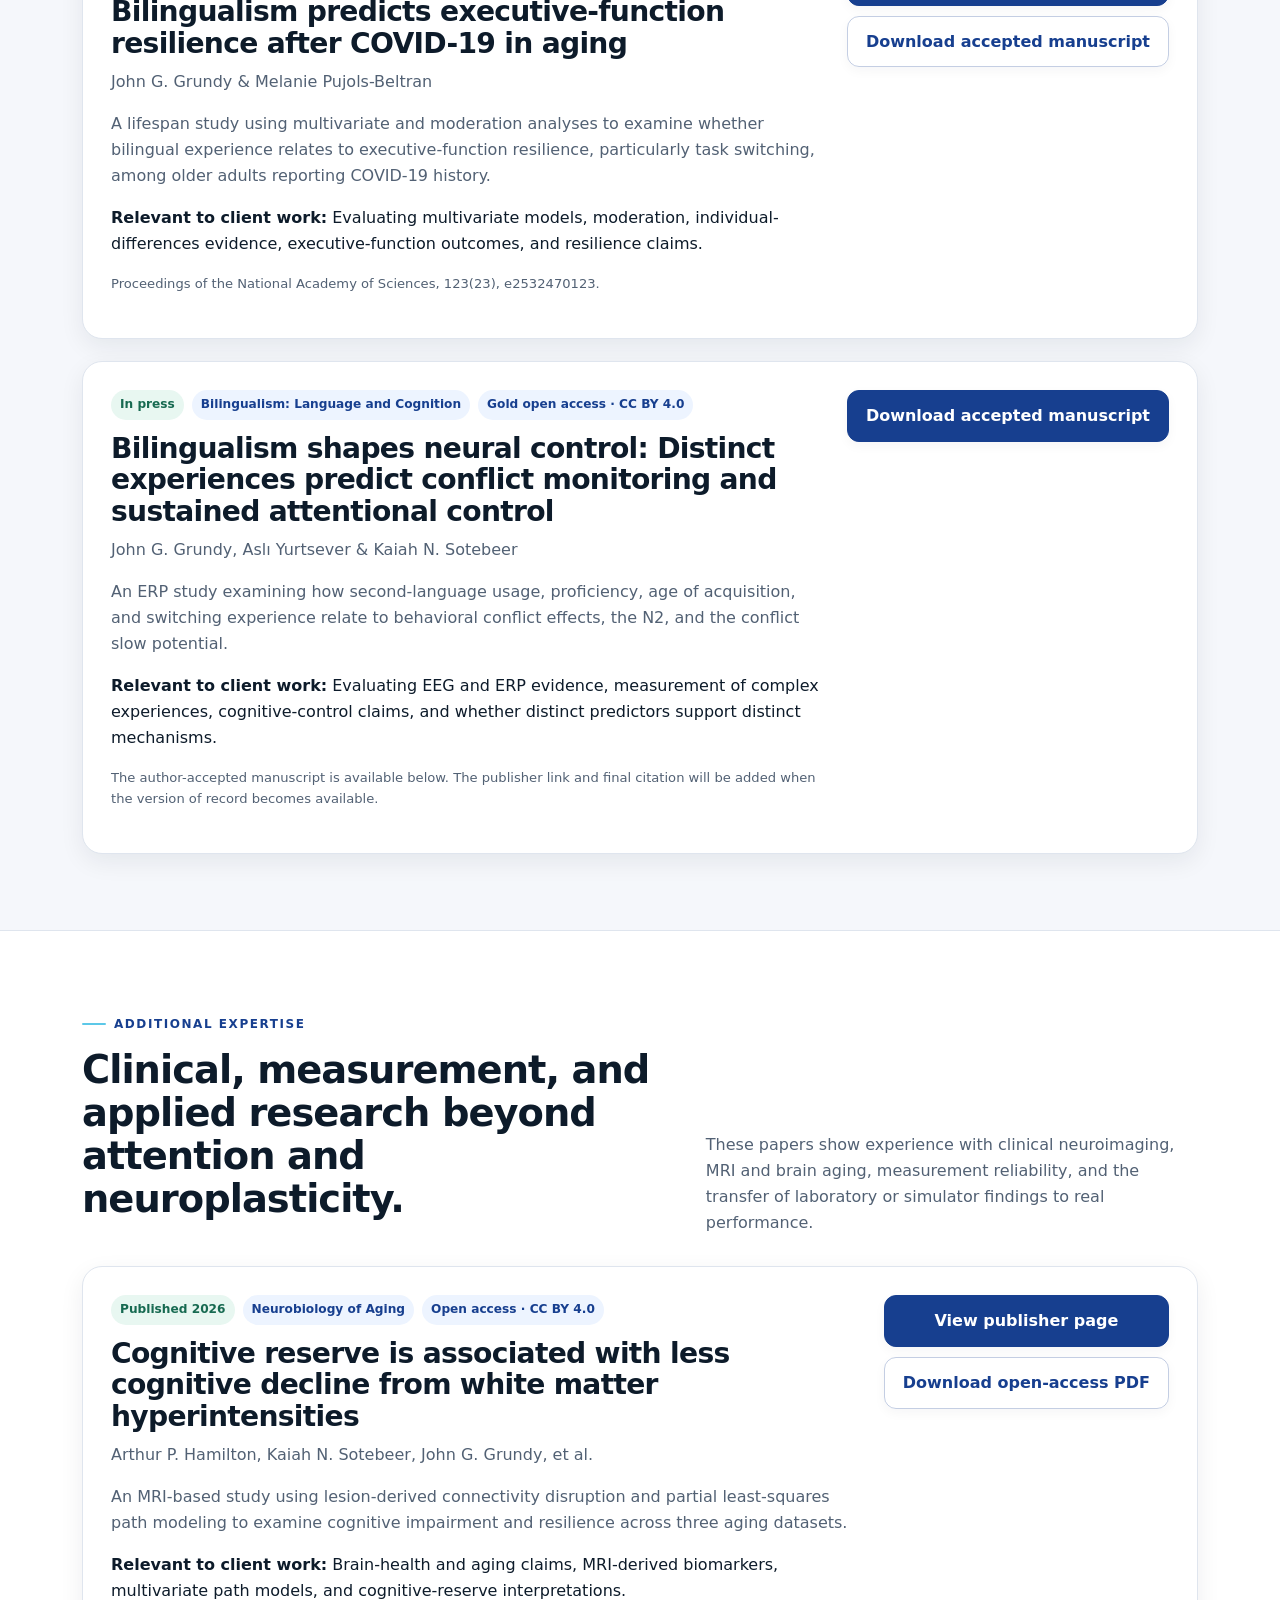
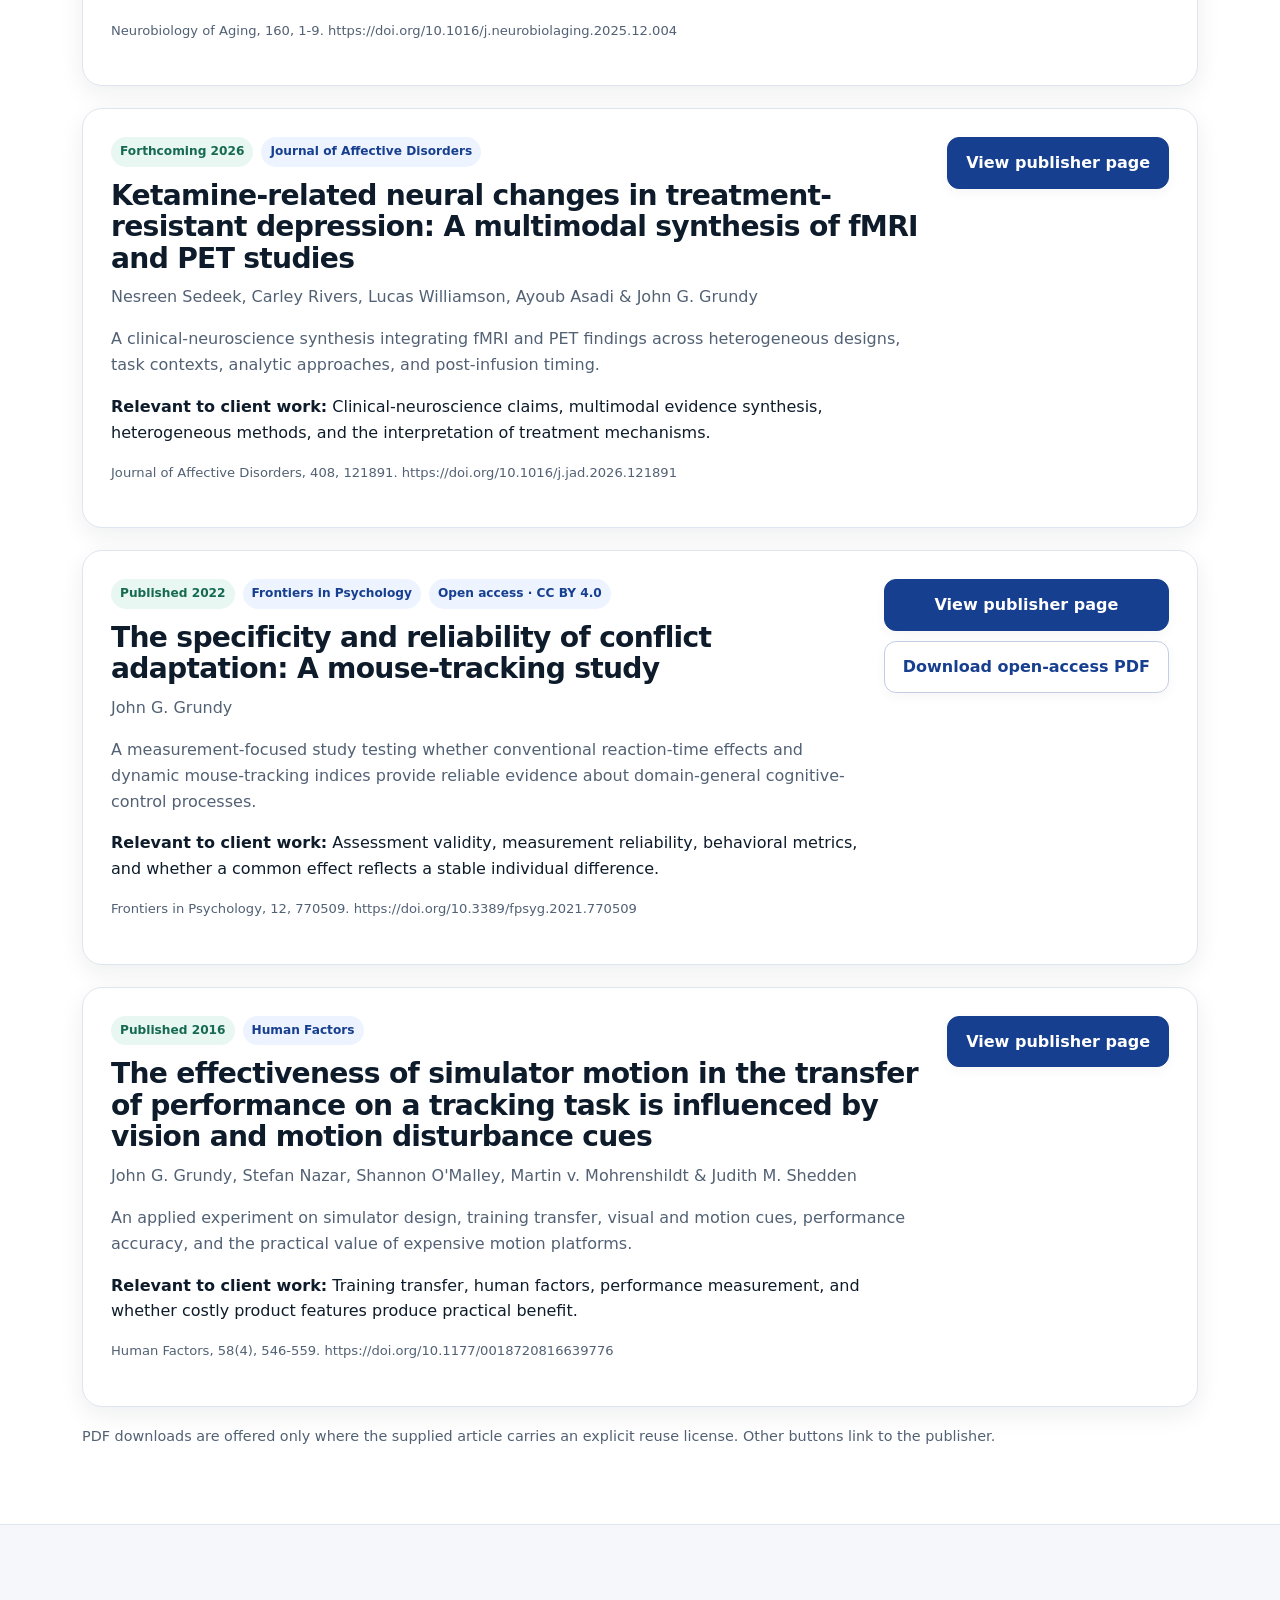
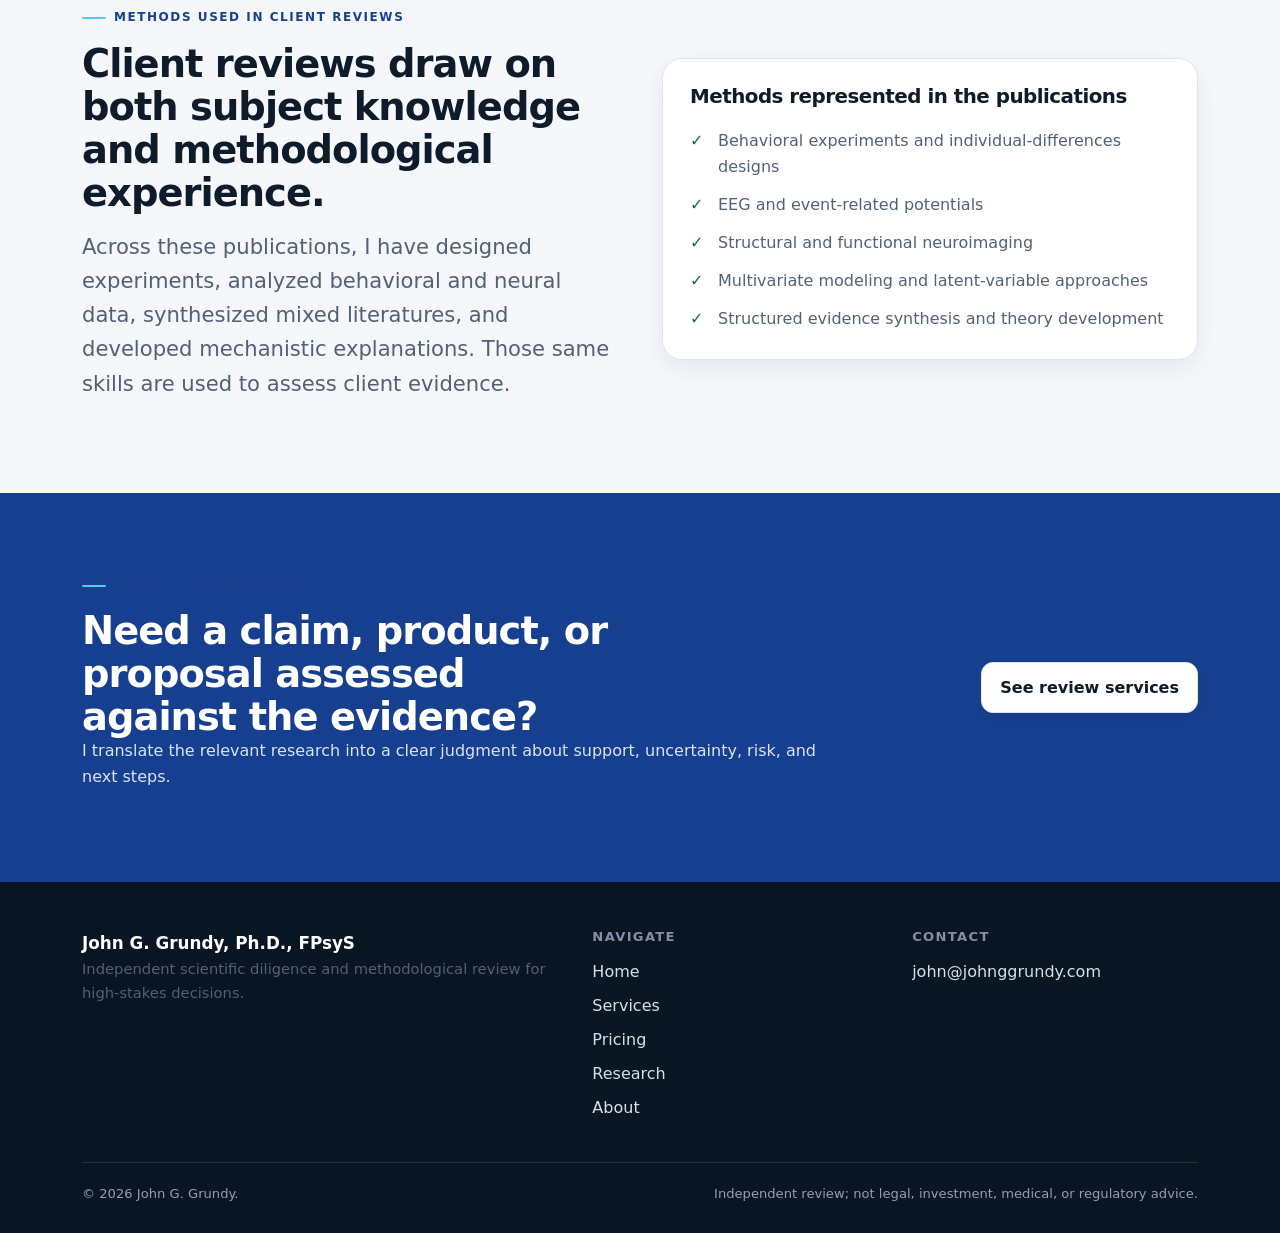
<file: research.html>
<!DOCTYPE html>

<html lang="en"><head><meta charset="utf-8"/><meta content="width=device-width,initial-scale=1" name="viewport"/><title>Scientific Expertise and Publications | John G. Grundy</title><meta content="Publications documenting John G. Grundy's expertise in cognitive neuroscience, clinical neuroimaging, aging, evidence synthesis, measurement, EEG and ERP, and applied human factors." name="description"/><link href="https://johnggrundy.com/research.html" rel="canonical"/><link href="assets/favicon.svg" rel="icon" type="image/svg+xml"/><link href="styles.css" rel="stylesheet"/></head><body>
<a class="skip-link" href="#main">Skip to content</a><header class="site-header"><div class="nav-shell"><a class="brand" href="index.html"><img alt="" src="assets/JGGlogo.svg"/><span class="brand-copy"><strong>John G. Grundy, Ph.D., FPsyS</strong><span>Scientific diligence &amp; independent review</span></span></a><button aria-controls="primary-nav" aria-expanded="false" class="menu-toggle">Menu</button><nav aria-label="Primary navigation" class="nav-links" id="primary-nav"><a href="services.html">Services</a><a href="services.html#pricing">Pricing</a><a aria-current="page" href="research.html">Research</a><a href="about.html">About</a><a class="nav-cta" href="contact.html#contact-details">Start an inquiry</a></nav></div></header>
<main id="main"><section class="page-hero"><div class="container"><div class="breadcrumb"><a href="index.html">Home</a> / Research</div><span class="eyebrow">Scientific expertise</span><h1>Publications that document the methods and subject areas used in client reviews.</h1><p class="lead">The work below shows the basis for reviewing claims about cognition, brain health, aging, learning, measurement, neuroimaging, and real-world performance. Each paper demonstrates a method or judgment task that also appears in scientific diligence.</p></div></section>
<section class="section"><div class="container"><div class="section-head"><div><span class="eyebrow">Core expertise</span><h2>Attention, neuroplasticity, and cognitive resilience.</h2></div><p>These studies show experience with integrative review, multivariate analysis, EEG and ERP, aging, and the measurement of long-term experience.</p></div><div class="research-list">
<article class="paper" id="arr-neural-efficiency-reserve"><div><div class="paper-meta"><span class="badge green">Published online 2026</span><span class="badge">Ageing Research Reviews</span></div><h2>Experience-driven neural efficiency and reserve in aging: Evidence from bilingual attentional adaptation</h2><p class="authors">John G. Grundy &amp; Febriana Grundy</p><p class="summary">An integrative review of how sustained bilingual attentional demands may reorganize control systems, increase processing efficiency, and contribute to cognitive reserve across aging.</p><p><strong>Relevant to client work:</strong> Assessing evidence syntheses, mechanistic arguments, cognitive-reserve claims, and whether long-term experience plausibly changes brain function across aging.</p><p class="paper-note">Ageing Research Reviews. https://doi.org/10.1016/j.arr.2026.103282</p></div><div class="paper-actions"><a class="btn btn-primary" href="https://doi.org/10.1016/j.arr.2026.103282" rel="noopener" target="_blank">View published article</a></div></article>
<article class="paper" id="pnas-covid"><div><div class="paper-meta"><span class="badge green">Published 2026</span><span class="badge">PNAS</span><span class="badge">CC BY-NC-ND 4.0</span></div><h2>Bilingualism predicts executive-function resilience after COVID-19 in aging</h2><p class="authors">John G. Grundy &amp; Melanie Pujols-Beltran</p><p class="summary">A lifespan study using multivariate and moderation analyses to examine whether bilingual experience relates to executive-function resilience, particularly task switching, among older adults reporting COVID-19 history.</p><p><strong>Relevant to client work:</strong> Evaluating multivariate models, moderation, individual-differences evidence, executive-function outcomes, and resilience claims.</p><p class="paper-note">Proceedings of the National Academy of Sciences, 123(23), e2532470123.</p></div><div class="paper-actions"><a class="btn btn-primary" href="https://www.pnas.org/doi/10.1073/pnas.2532470123" rel="noopener" target="_blank">View published article</a><a class="btn btn-ghost" download="" href="papers/grundy-pujols-beltran-pnas-accepted-manuscript.pdf">Download accepted manuscript</a></div></article>
<article class="paper" id="blc-neural-control"><div><div class="paper-meta"><span class="badge green">In press</span><span class="badge">Bilingualism: Language and Cognition</span><span class="badge">Gold open access · CC BY 4.0</span></div><h2>Bilingualism shapes neural control: Distinct experiences predict conflict monitoring and sustained attentional control</h2><p class="authors">John G. Grundy, Aslı Yurtsever &amp; Kaiah N. Sotebeer</p><p class="summary">An ERP study examining how second-language usage, proficiency, age of acquisition, and switching experience relate to behavioral conflict effects, the N2, and the conflict slow potential.</p><p><strong>Relevant to client work:</strong> Evaluating EEG and ERP evidence, measurement of complex experiences, cognitive-control claims, and whether distinct predictors support distinct mechanisms.</p><p class="paper-note">The author-accepted manuscript is available below. The publisher link and final citation will be added when the version of record becomes available.</p></div><div class="paper-actions"><a class="btn btn-primary" download="" href="papers/grundy-yurtsever-sotebeer-blc-accepted-manuscript.pdf">Download accepted manuscript</a></div></article>
</div></div></section>
<section class="section section-white" id="additional-expertise"><div class="container"><div class="section-head"><div><span class="eyebrow">Additional expertise</span><h2>Clinical, measurement, and applied research beyond attention and neuroplasticity.</h2></div><p>These papers show experience with clinical neuroimaging, MRI and brain aging, measurement reliability, and the transfer of laboratory or simulator findings to real performance.</p></div><div class="research-list">
<article class="paper" id="wmh-cognitive-reserve"><div><div class="paper-meta"><span class="badge green">Published 2026</span><span class="badge">Neurobiology of Aging</span><span class="badge">Open access · CC BY 4.0</span></div><h2>Cognitive reserve is associated with less cognitive decline from white matter hyperintensities</h2><p class="authors">Arthur P. Hamilton, Kaiah N. Sotebeer, John G. Grundy, et al.</p><p class="summary">An MRI-based study using lesion-derived connectivity disruption and partial least-squares path modeling to examine cognitive impairment and resilience across three aging datasets.</p><p><strong>Relevant to client work:</strong> Brain-health and aging claims, MRI-derived biomarkers, multivariate path models, and cognitive-reserve interpretations.</p><p class="paper-note">Neurobiology of Aging, 160, 1-9. https://doi.org/10.1016/j.neurobiolaging.2025.12.004</p></div><div class="paper-actions"><a class="btn btn-primary" href="https://www.sciencedirect.com/science/article/pii/S0197458025002167" rel="noopener" target="_blank">View publisher page</a><a class="btn btn-ghost" download href="papers/hamilton-et-al-2026-wmh-cognitive-reserve.pdf">Download open-access PDF</a></div></article>
<article class="paper" id="ketamine-neuroimaging"><div><div class="paper-meta"><span class="badge green">Forthcoming 2026</span><span class="badge">Journal of Affective Disorders</span></div><h2>Ketamine-related neural changes in treatment-resistant depression: A multimodal synthesis of fMRI and PET studies</h2><p class="authors">Nesreen Sedeek, Carley Rivers, Lucas Williamson, Ayoub Asadi &amp; John G. Grundy</p><p class="summary">A clinical-neuroscience synthesis integrating fMRI and PET findings across heterogeneous designs, task contexts, analytic approaches, and post-infusion timing.</p><p><strong>Relevant to client work:</strong> Clinical-neuroscience claims, multimodal evidence synthesis, heterogeneous methods, and the interpretation of treatment mechanisms.</p><p class="paper-note">Journal of Affective Disorders, 408, 121891. https://doi.org/10.1016/j.jad.2026.121891</p></div><div class="paper-actions"><a class="btn btn-primary" href="https://www.sciencedirect.com/science/article/pii/S0165032726007433" rel="noopener" target="_blank">View publisher page</a></div></article>
<article class="paper" id="conflict-adaptation-reliability"><div><div class="paper-meta"><span class="badge green">Published 2022</span><span class="badge">Frontiers in Psychology</span><span class="badge">Open access · CC BY 4.0</span></div><h2>The specificity and reliability of conflict adaptation: A mouse-tracking study</h2><p class="authors">John G. Grundy</p><p class="summary">A measurement-focused study testing whether conventional reaction-time effects and dynamic mouse-tracking indices provide reliable evidence about domain-general cognitive-control processes.</p><p><strong>Relevant to client work:</strong> Assessment validity, measurement reliability, behavioral metrics, and whether a common effect reflects a stable individual difference.</p><p class="paper-note">Frontiers in Psychology, 12, 770509. https://doi.org/10.3389/fpsyg.2021.770509</p></div><div class="paper-actions"><a class="btn btn-primary" href="https://www.frontiersin.org/journals/psychology/articles/10.3389/fpsyg.2021.770509/full" rel="noopener" target="_blank">View publisher page</a><a class="btn btn-ghost" download href="papers/grundy-2022-conflict-adaptation-mouse-tracking.pdf">Download open-access PDF</a></div></article>
<article class="paper" id="simulator-training-transfer"><div><div class="paper-meta"><span class="badge green">Published 2016</span><span class="badge">Human Factors</span></div><h2>The effectiveness of simulator motion in the transfer of performance on a tracking task is influenced by vision and motion disturbance cues</h2><p class="authors">John G. Grundy, Stefan Nazar, Shannon O'Malley, Martin v. Mohrenshildt &amp; Judith M. Shedden</p><p class="summary">An applied experiment on simulator design, training transfer, visual and motion cues, performance accuracy, and the practical value of expensive motion platforms.</p><p><strong>Relevant to client work:</strong> Training transfer, human factors, performance measurement, and whether costly product features produce practical benefit.</p><p class="paper-note">Human Factors, 58(4), 546-559. https://doi.org/10.1177/0018720816639776</p></div><div class="paper-actions"><a class="btn btn-primary" href="https://journals.sagepub.com/doi/10.1177/0018720816639776" rel="noopener" target="_blank">View publisher page</a></div></article>
</div><p class="pricing-note">PDF downloads are offered only where the supplied article carries an explicit reuse license. Other buttons link to the publisher.</p></div></section>
<section class="section"><div class="container feature-grid"><div><span class="eyebrow">Methods used in client reviews</span><h2>Client reviews draw on both subject knowledge and methodological experience.</h2><p class="lead">Across these publications, I have designed experiments, analyzed behavioral and neural data, synthesized mixed literatures, and developed mechanistic explanations. Those same skills are used to assess client evidence.</p></div><div class="card"><h3>Methods represented in the publications</h3><ul class="outcome-list"><li>Behavioral experiments and individual-differences designs</li><li>EEG and event-related potentials</li><li>Structural and functional neuroimaging</li><li>Multivariate modeling and latent-variable approaches</li><li>Structured evidence synthesis and theory development</li></ul></div></div></section>
<section class="section quote-band"><div class="container"><div><span class="eyebrow">Apply the expertise</span><h2>Need a claim, product, or proposal assessed against the evidence?</h2><p>I translate the relevant research into a clear judgment about support, uncertainty, risk, and next steps.</p></div><a class="btn" href="services.html">See review services</a></div></section></main>
<footer class="site-footer"><div class="container"><div class="footer-grid"><div><div class="footer-brand">John G. Grundy, Ph.D., FPsyS</div><p class="small">Independent scientific diligence and methodological review for high-stakes decisions.</p></div><div><h2>Navigate</h2><a href="index.html">Home</a><a href="services.html">Services</a><a href="services.html#pricing">Pricing</a><a href="research.html">Research</a><a href="about.html">About</a></div><div><h2>Contact</h2><a href="mailto:john@johnggrundy.com">john@johnggrundy.com</a></div></div><div class="footer-bottom"><span>© <span data-year=""></span> John G. Grundy.</span><span>Independent review; not legal, investment, medical, or regulatory advice.</span></div></div></footer><script src="site.js"></script></body></html>
</file>
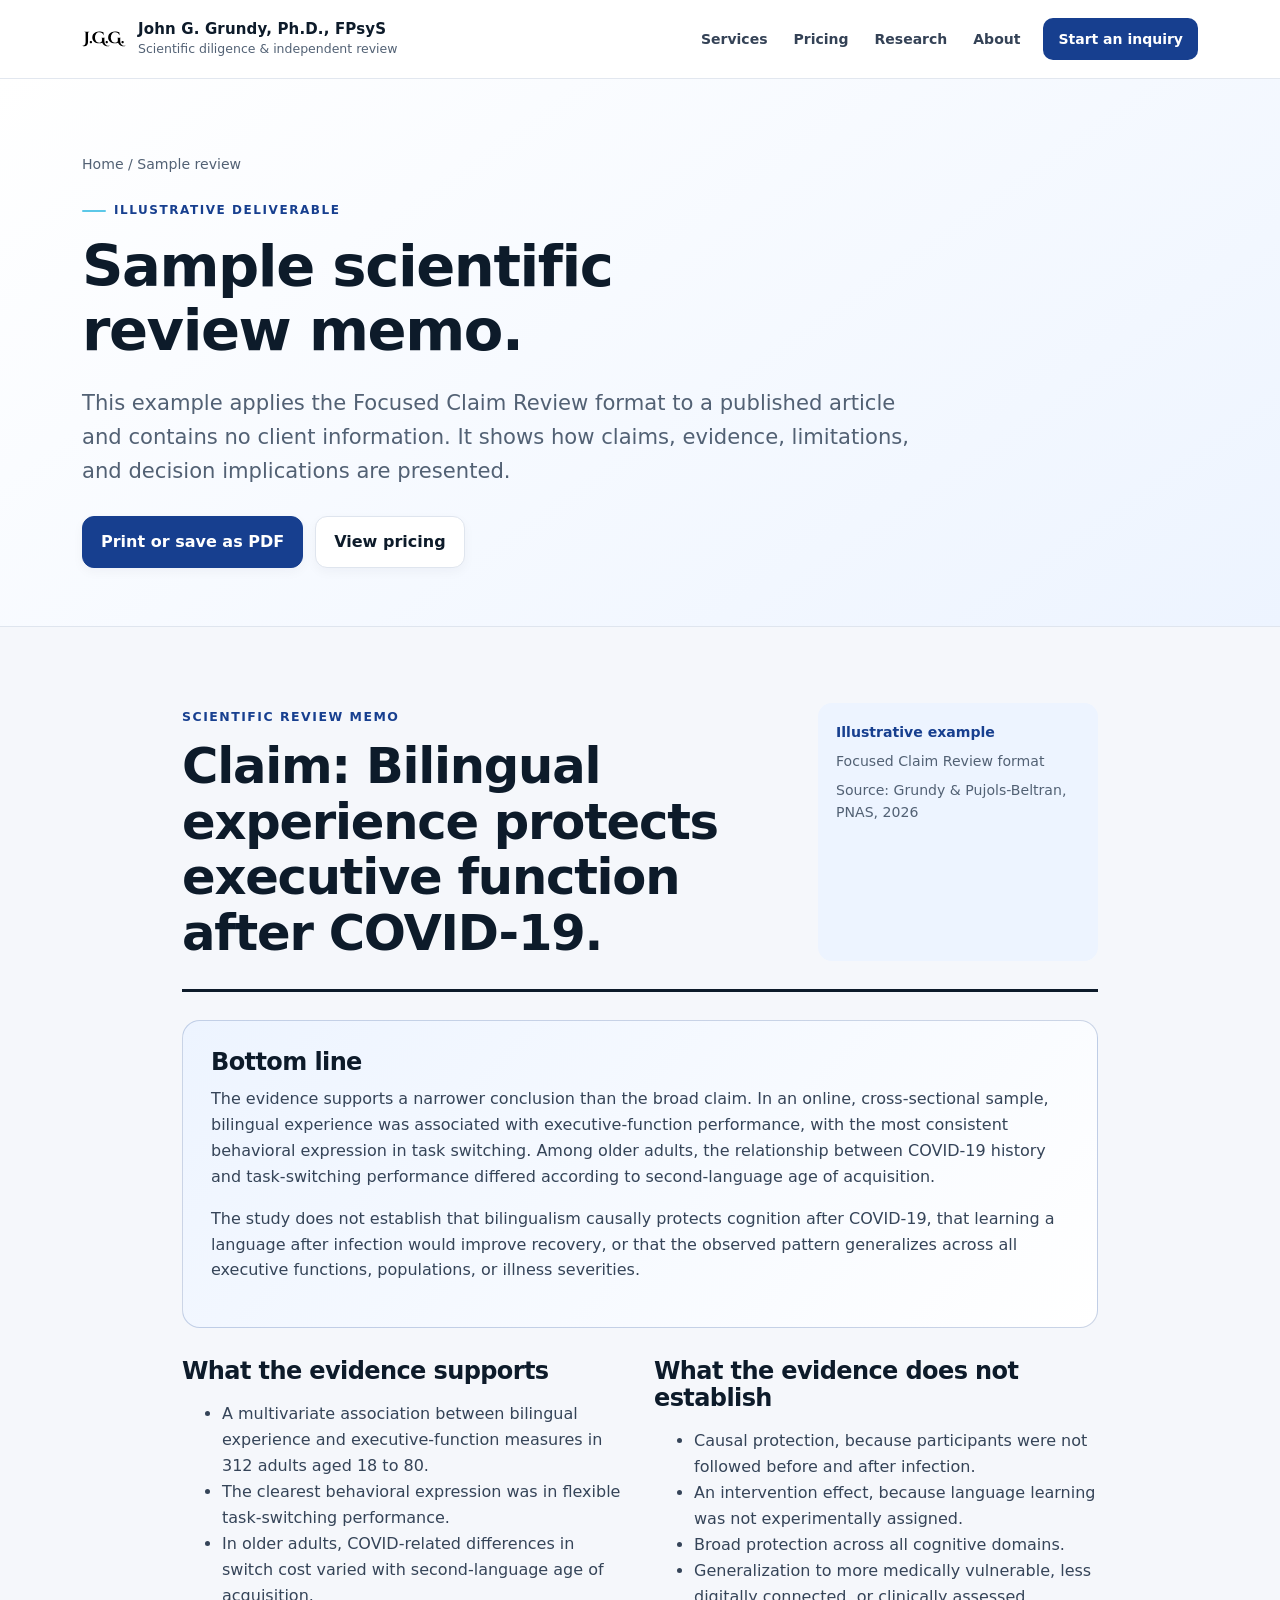
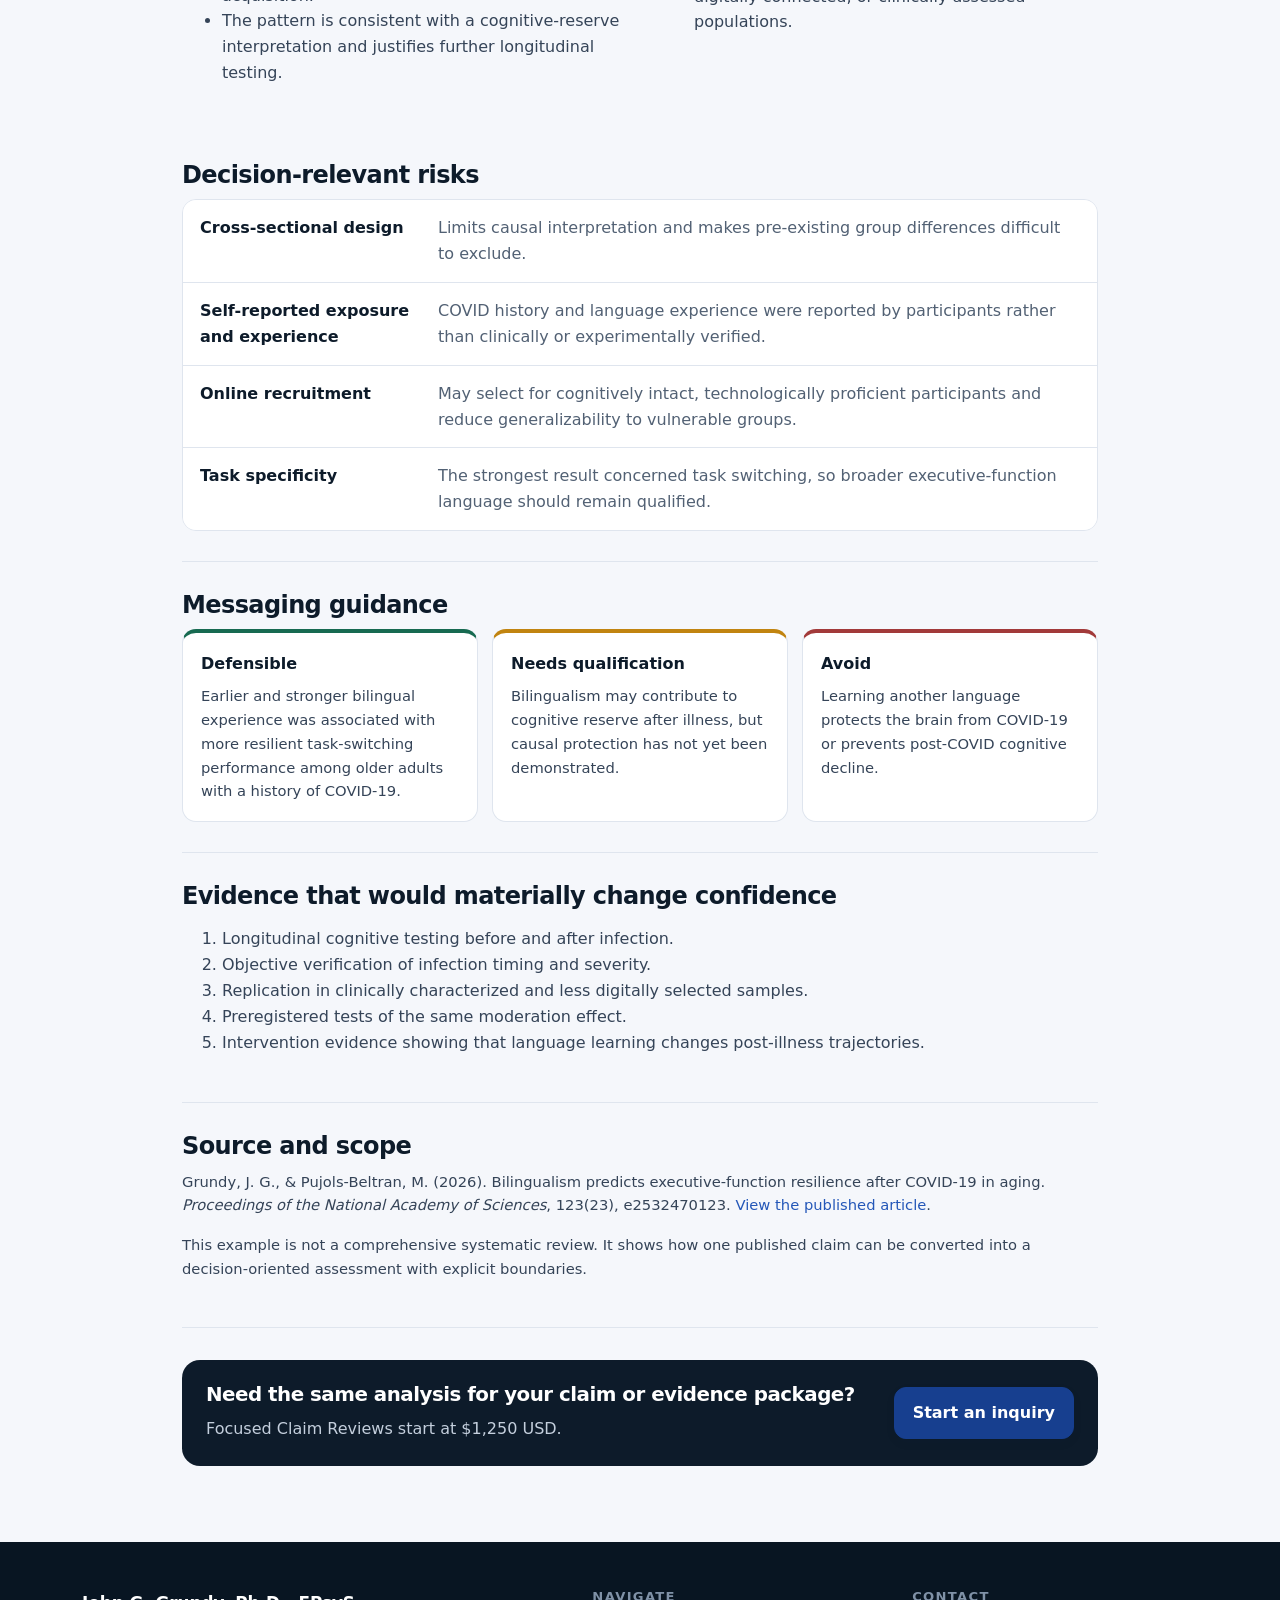
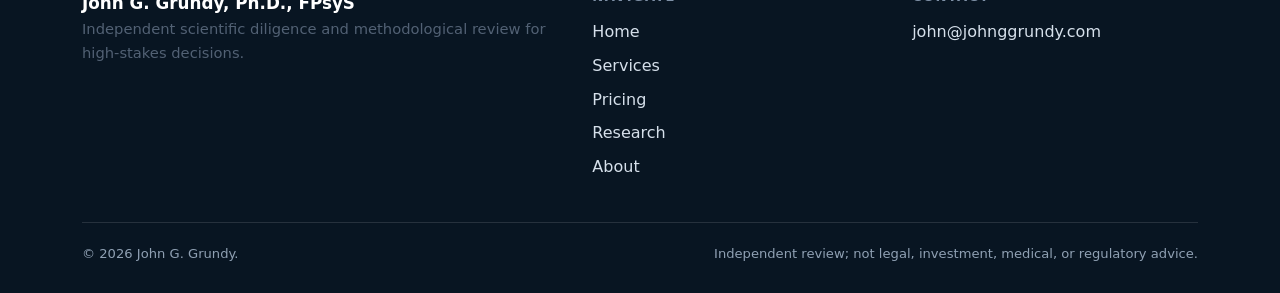
<file: sample-review.html>
<!doctype html><html lang="en"><head><meta charset="utf-8"><meta name="viewport" content="width=device-width,initial-scale=1"><title>Sample Scientific Review Memo | John G. Grundy</title><meta name="description" content="Illustrative scientific review memo showing how a public claim is narrowed, assessed, and translated into decision guidance."><link rel="canonical" href="https://johnggrundy.com/sample-review.html"><link rel="icon" href="assets/favicon.svg" type="image/svg+xml"><link rel="stylesheet" href="styles.css"></head><body>
<a class="skip-link" href="#main">Skip to content</a><header class="site-header"><div class="nav-shell"><a class="brand" href="index.html"><img src="assets/JGGlogo.svg" alt=""><span class="brand-copy"><strong>John G. Grundy, Ph.D., FPsyS</strong><span>Scientific diligence &amp; independent review</span></span></a><button class="menu-toggle" aria-expanded="false" aria-controls="primary-nav">Menu</button><nav class="nav-links" id="primary-nav" aria-label="Primary navigation"><a href="services.html">Services</a><a href="services.html#pricing">Pricing</a><a href="research.html">Research</a><a href="about.html">About</a><a class="nav-cta" href="contact.html#contact-details">Start an inquiry</a></nav></div></header>
<main id="main"><section class="page-hero sample-hero"><div class="container"><div class="breadcrumb"><a href="index.html">Home</a> / Sample review</div><span class="eyebrow">Illustrative deliverable</span><h1>Sample scientific review memo.</h1><p class="lead">This example applies the Focused Claim Review format to a published article and contains no client information. It shows how claims, evidence, limitations, and decision implications are presented.</p><div class="button-row"><button class="btn btn-primary" type="button" onclick="window.print()">Print or save as PDF</button><a class="btn" href="services.html#pricing">View pricing</a></div></div></section>
<section class="section"><div class="container memo-shell">
<div class="memo-header"><div><span class="memo-label">Scientific Review Memo</span><h2>Claim: Bilingual experience protects executive function after COVID-19.</h2></div><div class="memo-meta"><strong>Illustrative example</strong><span>Focused Claim Review format</span><span>Source: Grundy &amp; Pujols-Beltran, PNAS, 2026</span></div></div>
<section class="memo-section memo-bottom-line"><h3>Bottom line</h3><p>The evidence supports a narrower conclusion than the broad claim. In an online, cross-sectional sample, bilingual experience was associated with executive-function performance, with the most consistent behavioral expression in task switching. Among older adults, the relationship between COVID-19 history and task-switching performance differed according to second-language age of acquisition.</p><p>The study does not establish that bilingualism causally protects cognition after COVID-19, that learning a language after infection would improve recovery, or that the observed pattern generalizes across all executive functions, populations, or illness severities.</p></section>
<div class="memo-grid"><section class="memo-section"><h3>What the evidence supports</h3><ul><li>A multivariate association between bilingual experience and executive-function measures in 312 adults aged 18 to 80.</li><li>The clearest behavioral expression was in flexible task-switching performance.</li><li>In older adults, COVID-related differences in switch cost varied with second-language age of acquisition.</li><li>The pattern is consistent with a cognitive-reserve interpretation and justifies further longitudinal testing.</li></ul></section><section class="memo-section"><h3>What the evidence does not establish</h3><ul><li>Causal protection, because participants were not followed before and after infection.</li><li>An intervention effect, because language learning was not experimentally assigned.</li><li>Broad protection across all cognitive domains.</li><li>Generalization to more medically vulnerable, less digitally connected, or clinically assessed populations.</li></ul></section></div>
<section class="memo-section"><h3>Decision-relevant risks</h3><div class="risk-table"><div><strong>Cross-sectional design</strong><span>Limits causal interpretation and makes pre-existing group differences difficult to exclude.</span></div><div><strong>Self-reported exposure and experience</strong><span>COVID history and language experience were reported by participants rather than clinically or experimentally verified.</span></div><div><strong>Online recruitment</strong><span>May select for cognitively intact, technologically proficient participants and reduce generalizability to vulnerable groups.</span></div><div><strong>Task specificity</strong><span>The strongest result concerned task switching, so broader executive-function language should remain qualified.</span></div></div></section>
<section class="memo-section"><h3>Messaging guidance</h3><div class="guidance-grid"><div class="guidance good"><strong>Defensible</strong><p>Earlier and stronger bilingual experience was associated with more resilient task-switching performance among older adults with a history of COVID-19.</p></div><div class="guidance caution"><strong>Needs qualification</strong><p>Bilingualism may contribute to cognitive reserve after illness, but causal protection has not yet been demonstrated.</p></div><div class="guidance avoid"><strong>Avoid</strong><p>Learning another language protects the brain from COVID-19 or prevents post-COVID cognitive decline.</p></div></div></section>
<section class="memo-section"><h3>Evidence that would materially change confidence</h3><ol><li>Longitudinal cognitive testing before and after infection.</li><li>Objective verification of infection timing and severity.</li><li>Replication in clinically characterized and less digitally selected samples.</li><li>Preregistered tests of the same moderation effect.</li><li>Intervention evidence showing that language learning changes post-illness trajectories.</li></ol></section>
<section class="memo-section source-note"><h3>Source and scope</h3><p>Grundy, J. G., &amp; Pujols-Beltran, M. (2026). Bilingualism predicts executive-function resilience after COVID-19 in aging. <em>Proceedings of the National Academy of Sciences</em>, 123(23), e2532470123. <a href="https://doi.org/10.1073/pnas.2532470123">View the published article</a>.</p><p>This example is not a comprehensive systematic review. It shows how one published claim can be converted into a decision-oriented assessment with explicit boundaries.</p></section>
<div class="memo-cta"><div><h3>Need the same analysis for your claim or evidence package?</h3><p>Focused Claim Reviews start at $1,250 USD.</p></div><a class="btn btn-primary" href="contact.html?service=Focused%20Claim%20Review#contact-details">Start an inquiry</a></div>
</div></section></main>
<footer class="site-footer"><div class="container"><div class="footer-grid"><div><div class="footer-brand">John G. Grundy, Ph.D., FPsyS</div><p class="small">Independent scientific diligence and methodological review for high-stakes decisions.</p></div><div><h2>Navigate</h2><a href="index.html">Home</a><a href="services.html">Services</a><a href="services.html#pricing">Pricing</a><a href="research.html">Research</a><a href="about.html">About</a></div><div><h2>Contact</h2><a href="mailto:john@johnggrundy.com">john@johnggrundy.com</a></div></div><div class="footer-bottom"><span>© <span data-year></span> John G. Grundy.</span><span>Independent review; not legal, investment, medical, or regulatory advice.</span></div></div></footer><script src="site.js"></script></body></html>
</file>
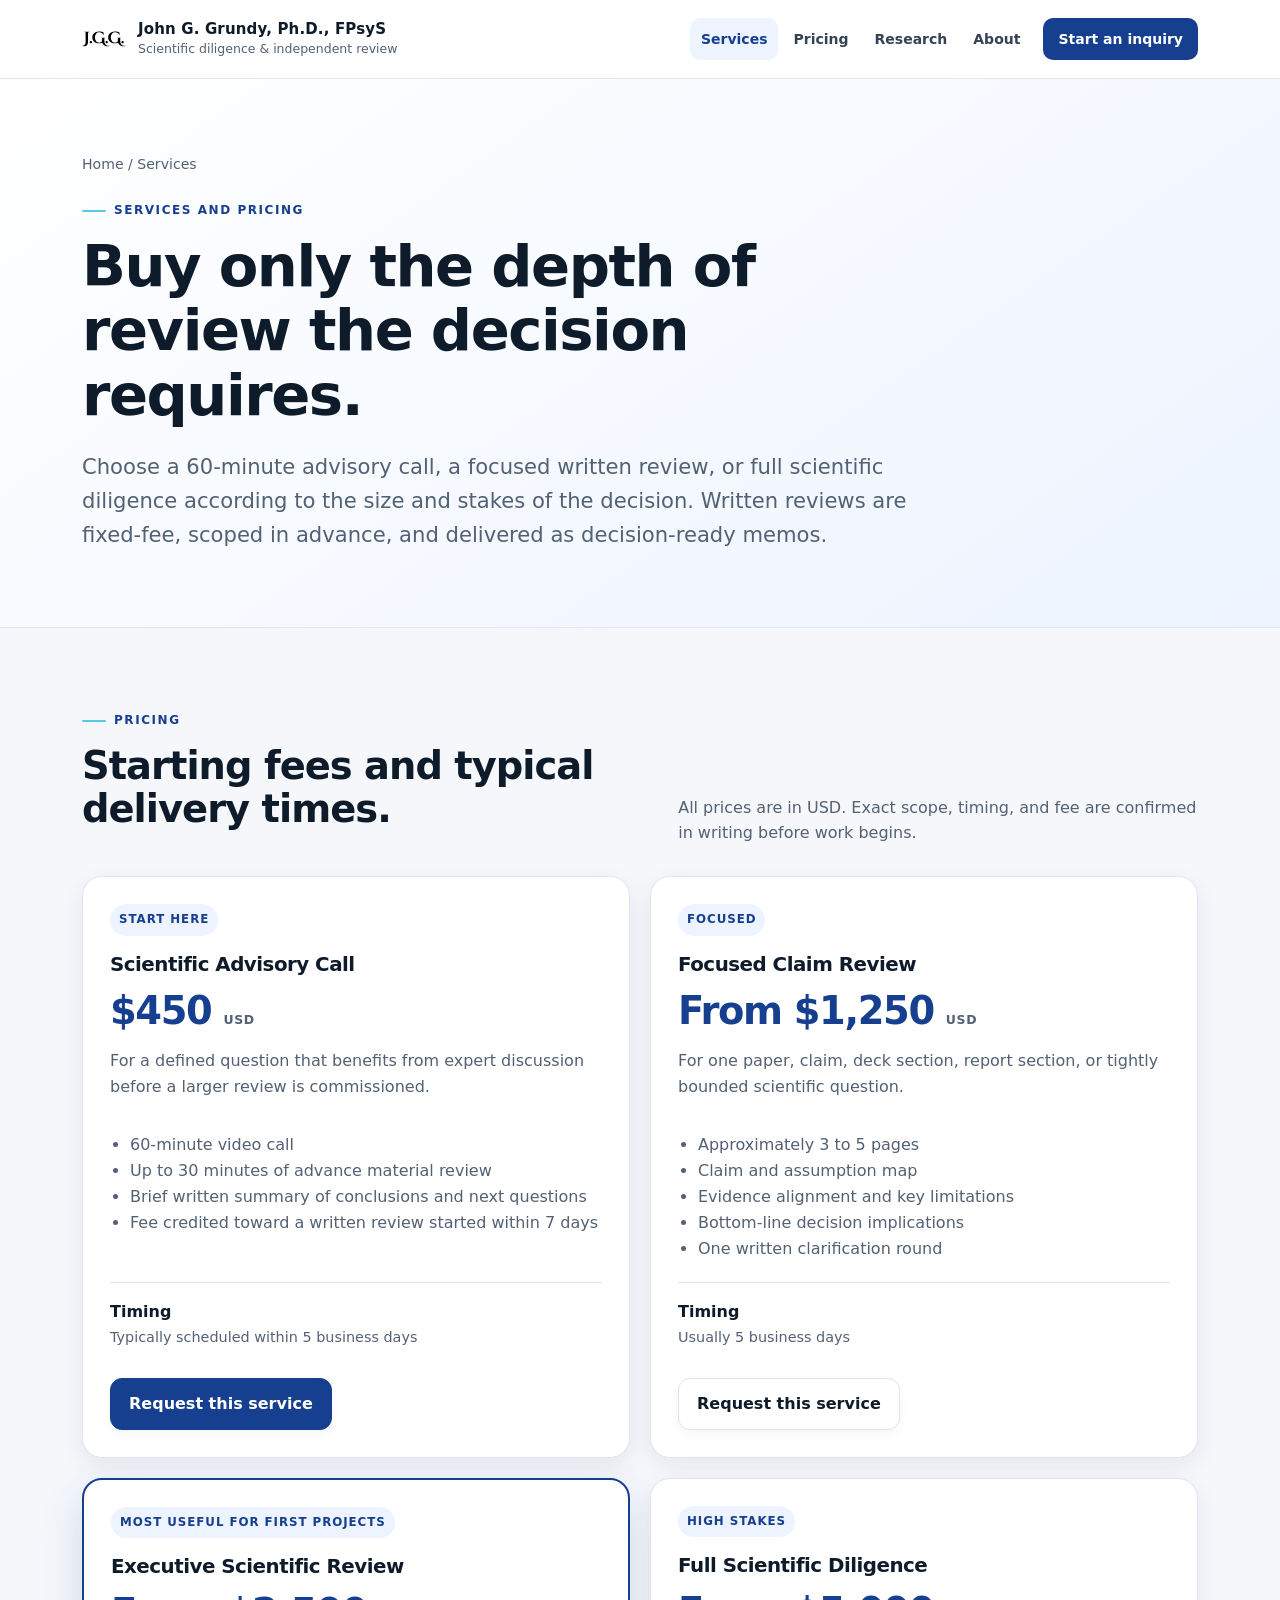
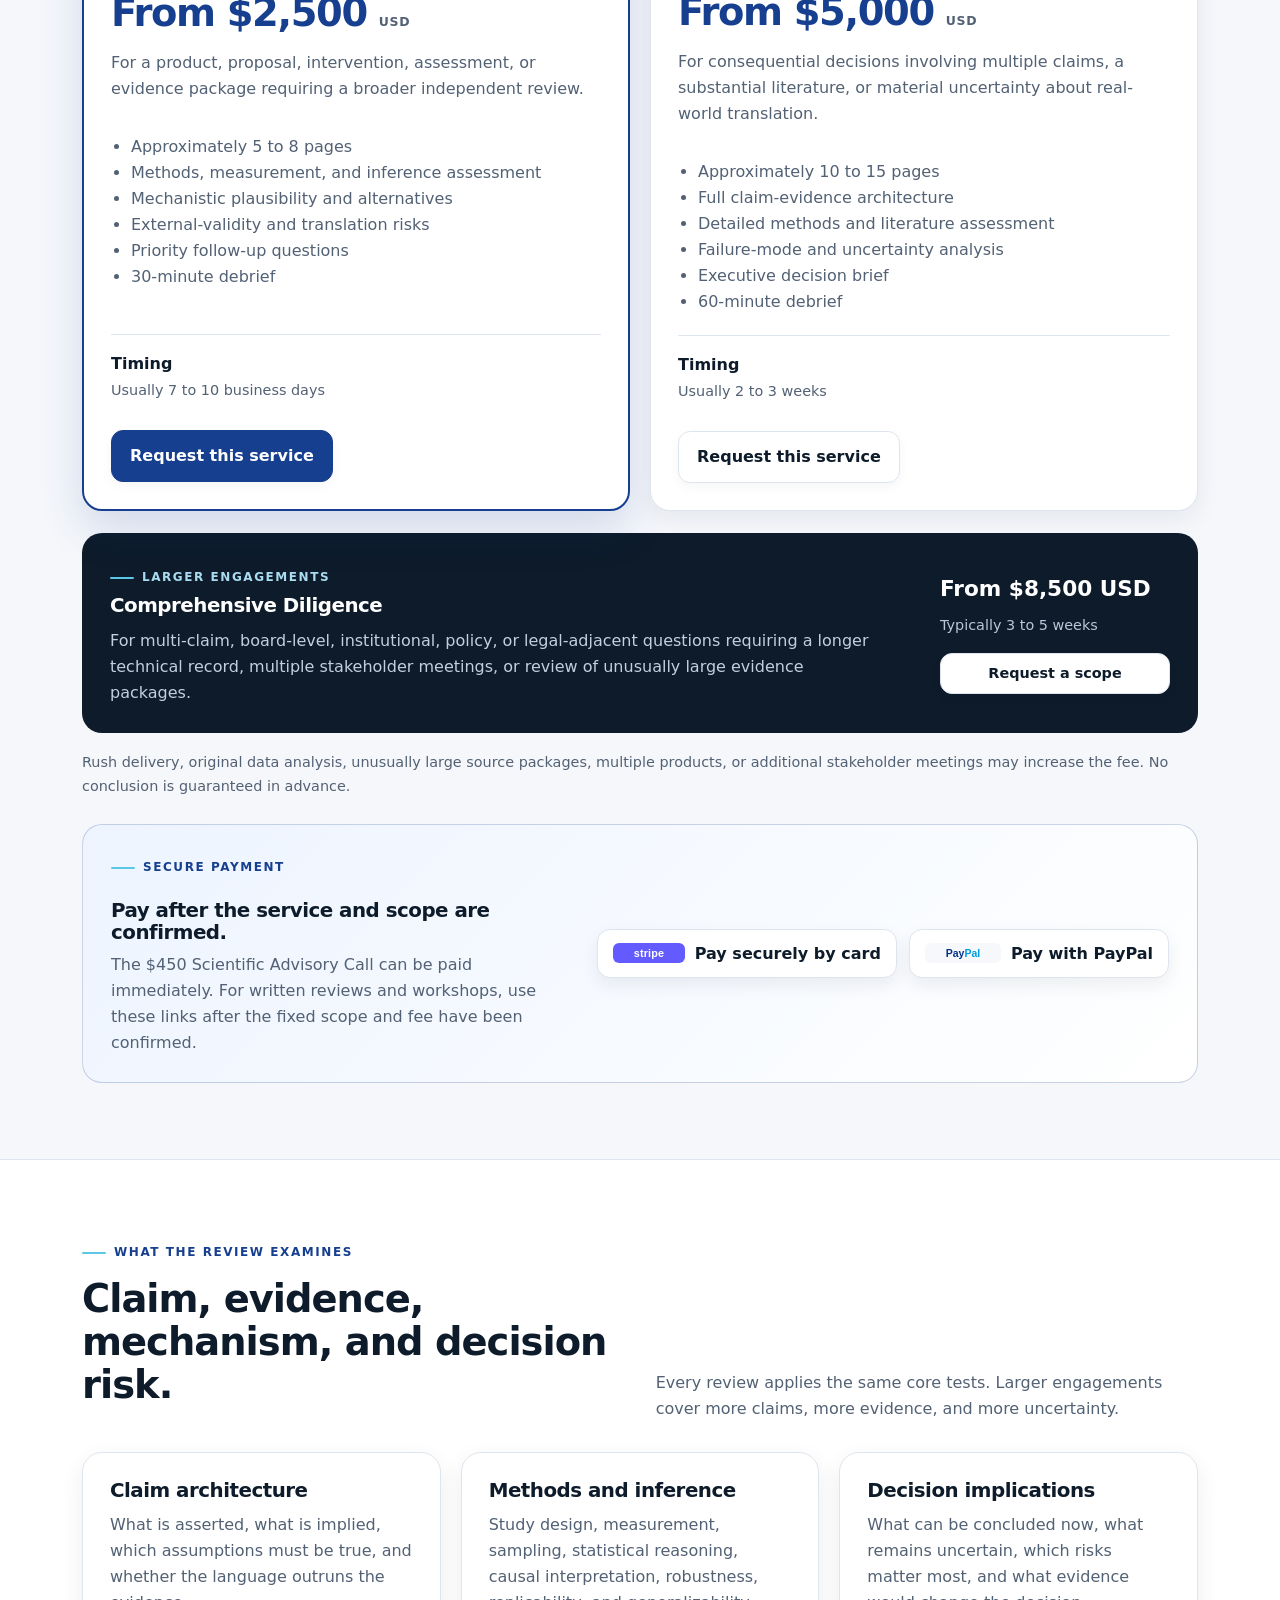
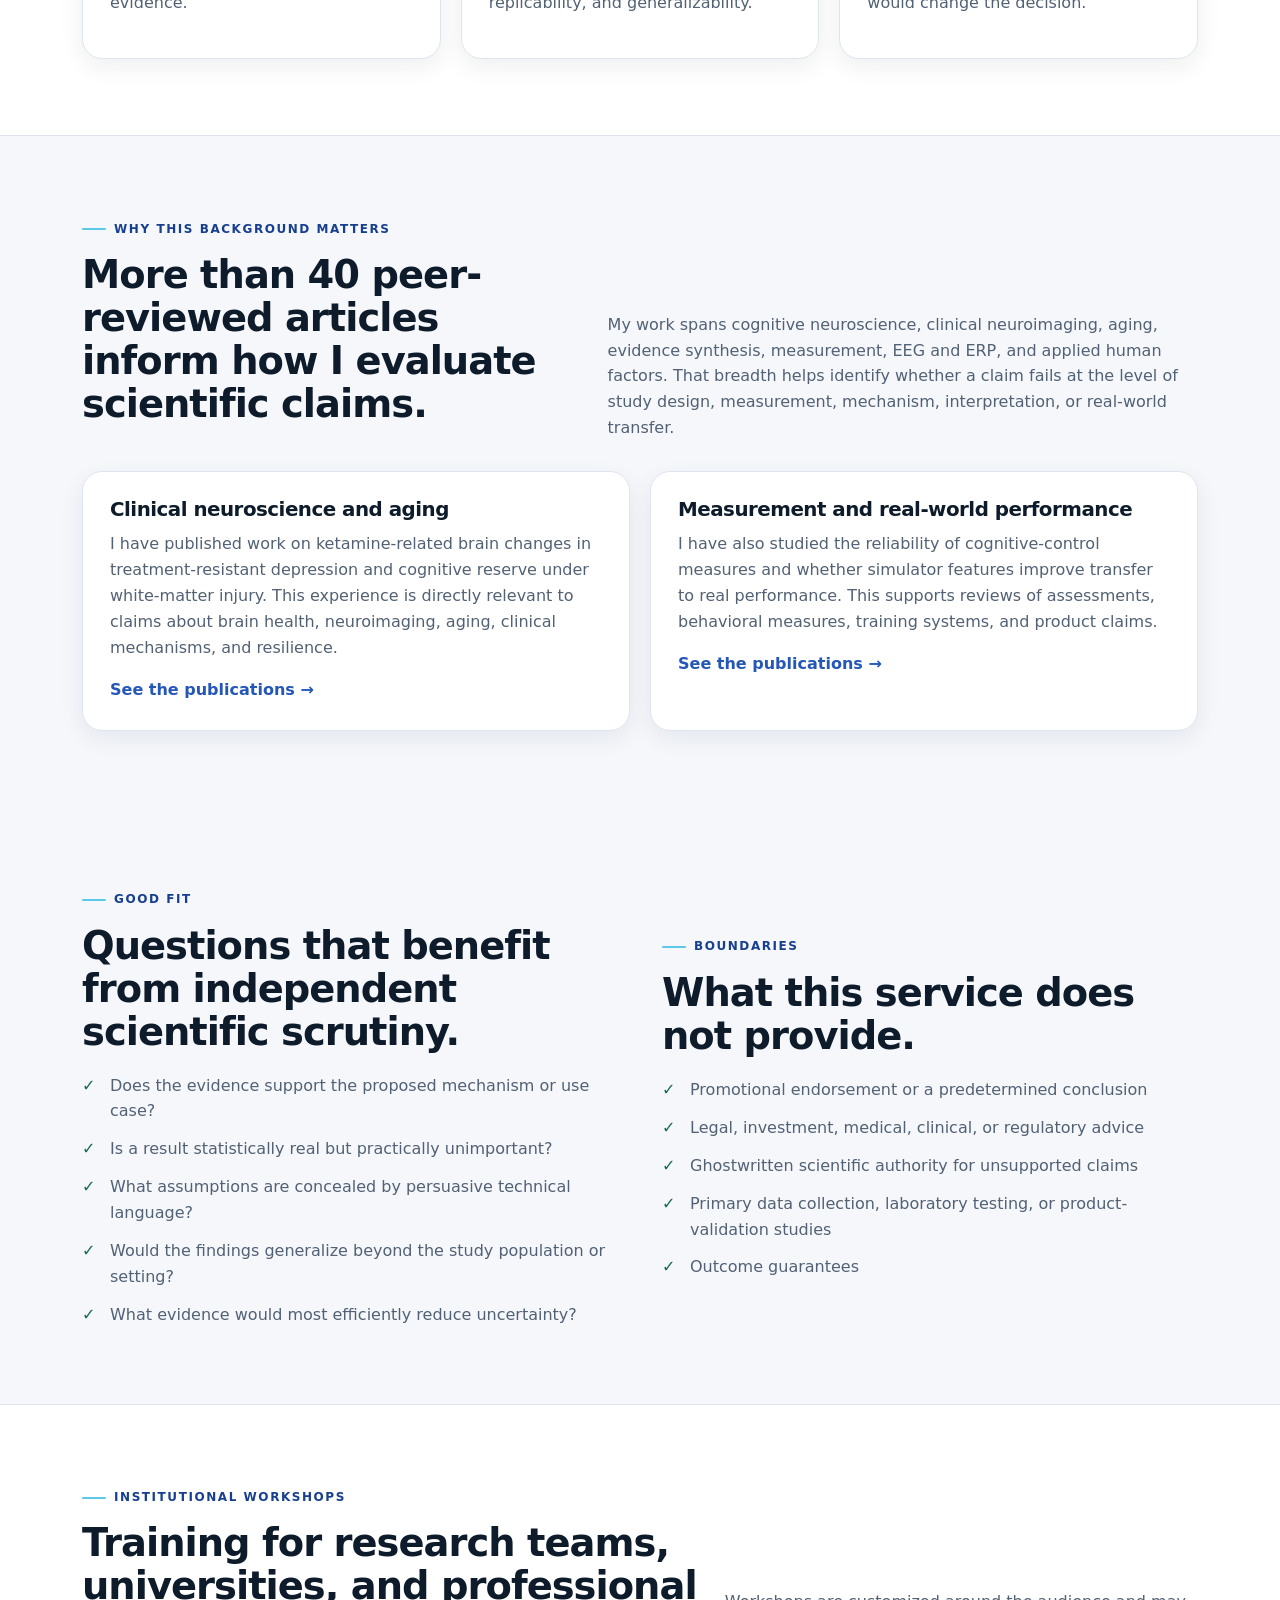
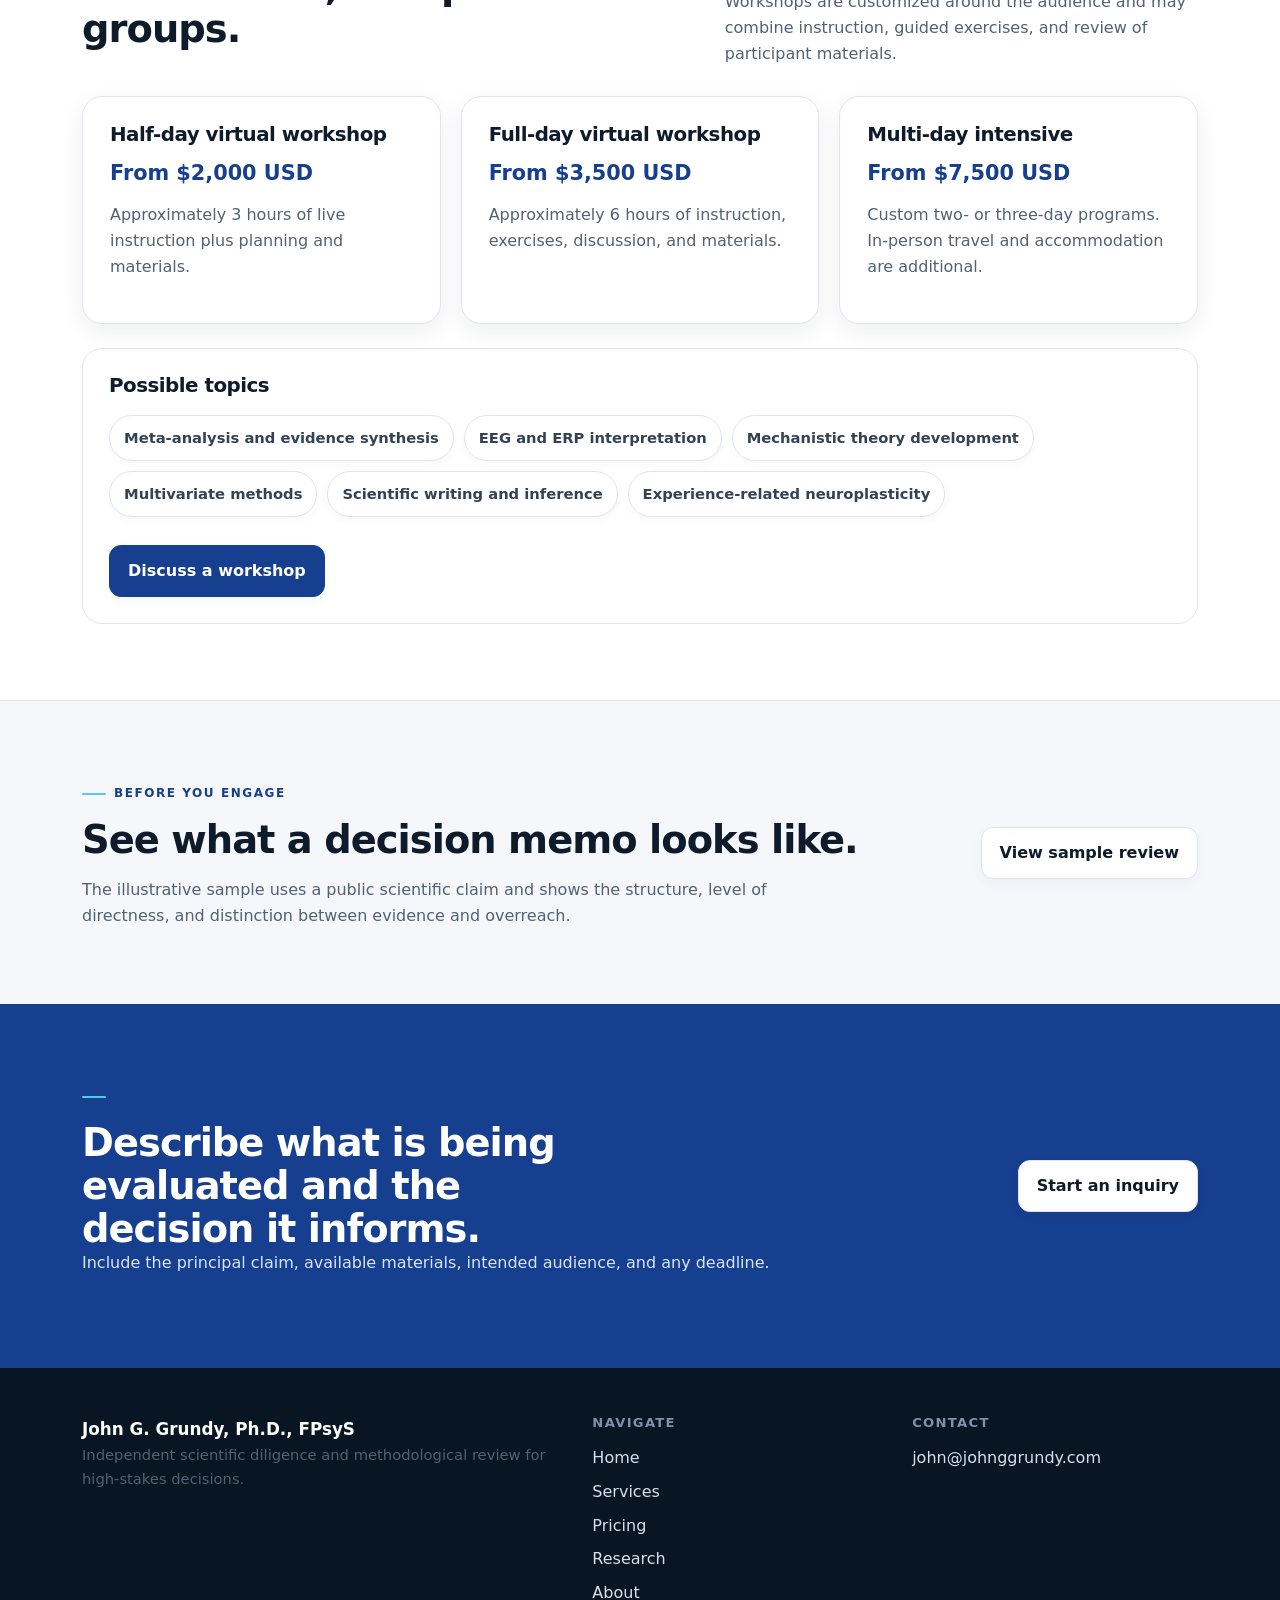
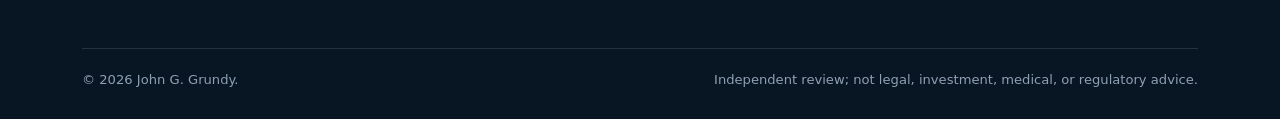
<file: services.html>
<!doctype html><html lang="en"><head><meta charset="utf-8"><meta name="viewport" content="width=device-width,initial-scale=1"><title>Services and Pricing | John G. Grundy Scientific Diligence</title><meta name="description" content="Fixed-fee scientific claim review, executive scientific review, full diligence, and institutional workshops for neuroscience, cognition, brain health, and behavioral-science decisions."><link rel="canonical" href="https://johnggrundy.com/services.html"><link rel="icon" href="assets/favicon.svg" type="image/svg+xml"><link rel="stylesheet" href="styles.css"></head><body>
<a class="skip-link" href="#main">Skip to content</a><header class="site-header"><div class="nav-shell"><a class="brand" href="index.html"><img src="assets/JGGlogo.svg" alt=""><span class="brand-copy"><strong>John G. Grundy, Ph.D., FPsyS</strong><span>Scientific diligence &amp; independent review</span></span></a><button class="menu-toggle" aria-expanded="false" aria-controls="primary-nav">Menu</button><nav class="nav-links" id="primary-nav" aria-label="Primary navigation"><a aria-current="page" href="services.html">Services</a><a href="services.html#pricing">Pricing</a><a href="research.html">Research</a><a href="about.html">About</a><a class="nav-cta" href="contact.html#contact-details">Start an inquiry</a></nav></div></header>
<main id="main"><section class="page-hero"><div class="container"><div class="breadcrumb"><a href="index.html">Home</a> / Services</div><span class="eyebrow">Services and pricing</span><h1>Buy only the depth of review the decision requires.</h1><p class="lead">Choose a 60-minute advisory call, a focused written review, or full scientific diligence according to the size and stakes of the decision. Written reviews are fixed-fee, scoped in advance, and delivered as decision-ready memos.</p></div></section>

<section class="section" id="pricing"><div class="container"><div class="section-head"><div><span class="eyebrow">Pricing</span><h2>Starting fees and typical delivery times.</h2></div><p>All prices are in USD. Exact scope, timing, and fee are confirmed in writing before work begins.</p></div>
<div class="pricing-grid">
  <article class="card price-card"><span class="tag">Start here</span><h3>Scientific Advisory Call</h3><div class="price">$450 <span>USD</span></div><p>For a defined question that benefits from expert discussion before a larger review is commissioned.</p><ul><li>60-minute video call</li><li>Up to 30 minutes of advance material review</li><li>Brief written summary of conclusions and next questions</li><li>Fee credited toward a written review started within 7 days</li></ul><div class="delivery"><strong>Timing</strong><span>Typically scheduled within 5 business days</span></div><div class="button-row"><a class="btn btn-primary" href="contact.html?service=Scientific%20Advisory%20Call#contact-details">Request this service</a></div></article>
  <article class="card price-card"><span class="tag">Focused</span><h3>Focused Claim Review</h3><div class="price">From $1,250 <span>USD</span></div><p>For one paper, claim, deck section, report section, or tightly bounded scientific question.</p><ul><li>Approximately 3 to 5 pages</li><li>Claim and assumption map</li><li>Evidence alignment and key limitations</li><li>Bottom-line decision implications</li><li>One written clarification round</li></ul><div class="delivery"><strong>Timing</strong><span>Usually 5 business days</span></div><div class="button-row"><a class="btn" href="contact.html?service=Focused%20Claim%20Review#contact-details">Request this service</a></div></article>
  <article class="card price-card recommended"><span class="tag">Most useful for first projects</span><h3>Executive Scientific Review</h3><div class="price">From $2,500 <span>USD</span></div><p>For a product, proposal, intervention, assessment, or evidence package requiring a broader independent review.</p><ul><li>Approximately 5 to 8 pages</li><li>Methods, measurement, and inference assessment</li><li>Mechanistic plausibility and alternatives</li><li>External-validity and translation risks</li><li>Priority follow-up questions</li><li>30-minute debrief</li></ul><div class="delivery"><strong>Timing</strong><span>Usually 7 to 10 business days</span></div><div class="button-row"><a class="btn btn-primary" href="contact.html?service=Executive%20Scientific%20Review#contact-details">Request this service</a></div></article>
  <article class="card price-card"><span class="tag">High stakes</span><h3>Full Scientific Diligence</h3><div class="price">From $5,000 <span>USD</span></div><p>For consequential decisions involving multiple claims, a substantial literature, or material uncertainty about real-world translation.</p><ul><li>Approximately 10 to 15 pages</li><li>Full claim-evidence architecture</li><li>Detailed methods and literature assessment</li><li>Failure-mode and uncertainty analysis</li><li>Executive decision brief</li><li>60-minute debrief</li></ul><div class="delivery"><strong>Timing</strong><span>Usually 2 to 3 weeks</span></div><div class="button-row"><a class="btn" href="contact.html?service=Full%20Scientific%20Diligence#contact-details">Request this service</a></div></article>
</div>
<div class="custom-tier"><div><span class="eyebrow">Larger engagements</span><h3>Comprehensive Diligence</h3><p>For multi-claim, board-level, institutional, policy, or legal-adjacent questions requiring a longer technical record, multiple stakeholder meetings, or review of unusually large evidence packages.</p></div><div class="custom-price"><strong>From $8,500 USD</strong><span>Typically 3 to 5 weeks</span><a class="btn btn-small" href="contact.html?service=Comprehensive%20Diligence#contact-details">Request a scope</a></div></div>
<p class="pricing-note">Rush delivery, original data analysis, unusually large source packages, multiple products, or additional stakeholder meetings may increase the fee. No conclusion is guaranteed in advance.</p>
<div class="payment-panel"><div><span class="eyebrow">Secure payment</span><h3>Pay after the service and scope are confirmed.</h3><p>The $450 Scientific Advisory Call can be paid immediately. For written reviews and workshops, use these links after the fixed scope and fee have been confirmed.</p></div><div class="payment-links"><a class="payment-button stripe" href="https://buy.stripe.com/fZuaEQ5F0cx5cqefeVfMA00" target="_blank" rel="noopener noreferrer"><img src="assets/stripe-wordmark.svg" alt="Stripe"><span>Pay securely by card</span></a><a class="payment-button paypal" href="https://www.paypal.com/ncp/payment/6ZDP4G652AX4L" target="_blank" rel="noopener noreferrer"><img src="assets/paypal-wordmark.svg" alt="PayPal"><span>Pay with PayPal</span></a></div></div>
</div></section>

<section class="section section-white"><div class="container"><div class="section-head"><div><span class="eyebrow">What the review examines</span><h2>Claim, evidence, mechanism, and decision risk.</h2></div><p>Every review applies the same core tests. Larger engagements cover more claims, more evidence, and more uncertainty.</p></div>
<div class="cards-3">
  <article class="card"><h3>Claim architecture</h3><p>What is asserted, what is implied, which assumptions must be true, and whether the language outruns the evidence.</p></article>
  <article class="card"><h3>Methods and inference</h3><p>Study design, measurement, sampling, statistical reasoning, causal interpretation, robustness, replicability, and generalizability.</p></article>
  <article class="card"><h3>Decision implications</h3><p>What can be concluded now, what remains uncertain, which risks matter most, and what evidence would change the decision.</p></article>
</div></div></section>

<section class="section"><div class="container"><div class="section-head"><div><span class="eyebrow">Why this background matters</span><h2>More than 40 peer-reviewed articles inform how I evaluate scientific claims.</h2></div><p>My work spans cognitive neuroscience, clinical neuroimaging, aging, evidence synthesis, measurement, EEG and ERP, and applied human factors. That breadth helps identify whether a claim fails at the level of study design, measurement, mechanism, interpretation, or real-world transfer.</p></div><div class="cards-2">
<article class="card"><h3>Clinical neuroscience and aging</h3><p>I have published work on ketamine-related brain changes in treatment-resistant depression and cognitive reserve under white-matter injury. This experience is directly relevant to claims about brain health, neuroimaging, aging, clinical mechanisms, and resilience.</p><a class="card-link" href="research.html#additional-expertise">See the publications</a></article>
<article class="card"><h3>Measurement and real-world performance</h3><p>I have also studied the reliability of cognitive-control measures and whether simulator features improve transfer to real performance. This supports reviews of assessments, behavioral measures, training systems, and product claims.</p><a class="card-link" href="research.html#additional-expertise">See the publications</a></article>
</div></div></section>

<section class="section"><div class="container feature-grid"><div><span class="eyebrow">Good fit</span><h2>Questions that benefit from independent scientific scrutiny.</h2><ul class="outcome-list"><li>Does the evidence support the proposed mechanism or use case?</li><li>Is a result statistically real but practically unimportant?</li><li>What assumptions are concealed by persuasive technical language?</li><li>Would the findings generalize beyond the study population or setting?</li><li>What evidence would most efficiently reduce uncertainty?</li></ul></div><div><span class="eyebrow">Boundaries</span><h2>What this service does not provide.</h2><ul class="outcome-list"><li>Promotional endorsement or a predetermined conclusion</li><li>Legal, investment, medical, clinical, or regulatory advice</li><li>Ghostwritten scientific authority for unsupported claims</li><li>Primary data collection, laboratory testing, or product-validation studies</li><li>Outcome guarantees</li></ul></div></div></section>

<section class="section section-white" id="workshops"><div class="container"><div class="section-head"><div><span class="eyebrow">Institutional workshops</span><h2>Training for research teams, universities, and professional groups.</h2></div><p>Workshops are customized around the audience and may combine instruction, guided exercises, and review of participant materials.</p></div>
<div class="workshop-grid"><article class="card"><h3>Half-day virtual workshop</h3><div class="workshop-price">From $2,000 USD</div><p>Approximately 3 hours of live instruction plus planning and materials.</p></article><article class="card"><h3>Full-day virtual workshop</h3><div class="workshop-price">From $3,500 USD</div><p>Approximately 6 hours of instruction, exercises, discussion, and materials.</p></article><article class="card"><h3>Multi-day intensive</h3><div class="workshop-price">From $7,500 USD</div><p>Custom two- or three-day programs. In-person travel and accommodation are additional.</p></article></div>
<div class="topic-panel"><h3>Possible topics</h3><div class="domain-grid"><div class="domain-chip">Meta-analysis and evidence synthesis</div><div class="domain-chip">EEG and ERP interpretation</div><div class="domain-chip">Mechanistic theory development</div><div class="domain-chip">Multivariate methods</div><div class="domain-chip">Scientific writing and inference</div><div class="domain-chip">Experience-related neuroplasticity</div></div><div class="button-row"><a class="btn btn-primary" href="contact.html?service=Institutional%20Workshop#contact-details">Discuss a workshop</a></div></div>
</div></section>

<section class="section"><div class="container sample-cta"><div><span class="eyebrow">Before you engage</span><h2>See what a decision memo looks like.</h2><p>The illustrative sample uses a public scientific claim and shows the structure, level of directness, and distinction between evidence and overreach.</p></div><a class="btn" href="sample-review.html">View sample review</a></div></section>
<section class="section quote-band"><div class="container"><div><span class="eyebrow">Request a scope</span><h2>Describe what is being evaluated and the decision it informs.</h2><p>Include the principal claim, available materials, intended audience, and any deadline.</p></div><a class="btn" href="contact.html#contact-details">Start an inquiry</a></div></section></main>
<footer class="site-footer"><div class="container"><div class="footer-grid"><div><div class="footer-brand">John G. Grundy, Ph.D., FPsyS</div><p class="small">Independent scientific diligence and methodological review for high-stakes decisions.</p></div><div><h2>Navigate</h2><a href="index.html">Home</a><a href="services.html">Services</a><a href="services.html#pricing">Pricing</a><a href="research.html">Research</a><a href="about.html">About</a></div><div><h2>Contact</h2><a href="mailto:john@johnggrundy.com">john@johnggrundy.com</a></div></div><div class="footer-bottom"><span>© <span data-year></span> John G. Grundy.</span><span>Independent review; not legal, investment, medical, or regulatory advice.</span></div></div></footer><script src="site.js"></script></body></html>
</file>
<file: styles.css>
:root {
  --ink: #0d1b2a;
  --muted: #526174;
  --blue: #173f8f;
  --blue-2: #2457b8;
  --blue-soft: #edf4ff;
  --cyan: #5cc8e8;
  --surface: #ffffff;
  --canvas: #f5f7fb;
  --line: #dfe5ee;
  --success: #176a51;
  --shadow: 0 18px 50px rgba(13, 27, 42, .10);
  --shadow-sm: 0 8px 24px rgba(13, 27, 42, .07);
  --radius: 20px;
  --max: 1160px;
}

* { box-sizing: border-box; }
html { scroll-behavior: smooth; }
body {
  margin: 0;
  color: var(--ink);
  background: var(--canvas);
  font-family: Inter, ui-sans-serif, system-ui, -apple-system, BlinkMacSystemFont, "Segoe UI", sans-serif;
  line-height: 1.62;
  -webkit-font-smoothing: antialiased;
}
img { max-width: 100%; }
a { color: var(--blue-2); text-decoration: none; }
a:hover { text-decoration: underline; }
button, input, textarea { font: inherit; }

.skip-link {
  position: absolute;
  left: -9999px;
  top: 8px;
  z-index: 100;
  padding: 10px 14px;
  background: #fff;
  border-radius: 8px;
}
.skip-link:focus { left: 8px; }

.site-header {
  position: sticky;
  top: 0;
  z-index: 50;
  background: rgba(255,255,255,.94);
  border-bottom: 1px solid rgba(223,229,238,.9);
  backdrop-filter: blur(14px);
}
.nav-shell {
  max-width: var(--max);
  margin: 0 auto;
  min-height: 78px;
  padding: 0 22px;
  display: flex;
  align-items: center;
  justify-content: space-between;
  gap: 24px;
}
.brand {
  display: inline-flex;
  align-items: center;
  gap: 12px;
  color: var(--ink);
  min-width: 0;
}
.brand:hover { text-decoration: none; }
.brand img { width: 44px; height: 44px; object-fit: contain; }
.brand-copy { display: grid; line-height: 1.15; }
.brand-copy strong { font-size: 15px; letter-spacing: .01em; }
.brand-copy span { color: var(--muted); font-size: 12.5px; margin-top: 4px; }
.nav-links { display: flex; align-items: center; gap: 4px; }
.nav-links a {
  color: #344256;
  font-weight: 650;
  font-size: 14px;
  padding: 10px 11px;
  border-radius: 10px;
}
.nav-links a:hover, .nav-links a[aria-current="page"] {
  color: var(--blue);
  background: var(--blue-soft);
  text-decoration: none;
}
.nav-links .nav-cta {
  margin-left: 8px;
  color: #fff;
  background: var(--blue);
  padding-inline: 15px;
}
.nav-links .nav-cta:hover, .nav-links .nav-cta[aria-current="page"] {
  color: #fff;
  background: #123474;
}
.menu-toggle {
  display: none;
  border: 1px solid var(--line);
  background: #fff;
  border-radius: 10px;
  padding: 8px 10px;
  color: var(--ink);
}

main { overflow: hidden; }
.container { max-width: var(--max); margin: 0 auto; padding-inline: 22px; }
.section { padding: 76px 0; }
.section.compact { padding: 52px 0; }
.section-white { background: #fff; border-block: 1px solid var(--line); }

.eyebrow {
  display: inline-flex;
  align-items: center;
  gap: 8px;
  color: var(--blue);
  font-size: 12px;
  font-weight: 800;
  text-transform: uppercase;
  letter-spacing: .13em;
  margin-bottom: 14px;
}
.eyebrow::before { content: ""; width: 24px; height: 2px; background: var(--cyan); border-radius: 2px; }
h1, h2, h3 { margin-top: 0; line-height: 1.12; letter-spacing: -.025em; }
h1 { font-size: clamp(2.55rem, 5vw, 4.8rem); margin-bottom: 22px; max-width: 14ch; }
h2 { font-size: clamp(2rem, 3vw, 3rem); margin-bottom: 16px; }
h3 { font-size: 1.24rem; margin-bottom: 10px; }
p { margin: 0 0 16px; }
.lead { color: var(--muted); font-size: clamp(1.08rem, 1.8vw, 1.32rem); max-width: 67ch; }
.small { color: var(--muted); font-size: .92rem; }
.kicker { color: var(--muted); font-weight: 650; }

.hero {
  position: relative;
  padding: 92px 0 72px;
  background:
    radial-gradient(circle at 85% 15%, rgba(92,200,232,.25), transparent 27%),
    radial-gradient(circle at 70% 80%, rgba(36,87,184,.13), transparent 30%),
    linear-gradient(140deg, #fff 0%, #f7faff 48%, #eef4ff 100%);
}
.hero::after {
  content: "";
  position: absolute;
  right: -120px;
  bottom: -190px;
  width: 540px;
  height: 540px;
  border: 1px solid rgba(23,63,143,.12);
  border-radius: 50%;
  box-shadow: 0 0 0 70px rgba(23,63,143,.035), 0 0 0 140px rgba(23,63,143,.025);
  pointer-events: none;
}
.hero-grid { display: grid; grid-template-columns: minmax(0, 1.35fr) minmax(310px, .65fr); gap: 58px; align-items: center; position: relative; z-index: 1; }
.hero h1 em { font-style: normal; color: var(--blue); }
.hero-actions, .button-row { display: flex; flex-wrap: wrap; gap: 12px; margin-top: 28px; }
.btn {
  display: inline-flex;
  align-items: center;
  justify-content: center;
  gap: 9px;
  min-height: 48px;
  padding: 12px 18px;
  border-radius: 12px;
  border: 1px solid var(--line);
  background: #fff;
  color: var(--ink);
  font-weight: 750;
  box-shadow: 0 4px 12px rgba(13,27,42,.04);
  transition: transform .15s ease, box-shadow .15s ease, background .15s ease;
}
.btn:hover { text-decoration: none; transform: translateY(-1px); box-shadow: var(--shadow-sm); }
.btn-primary { background: var(--blue); border-color: var(--blue); color: #fff; }
.btn-primary:hover { background: #123474; color: #fff; }
.btn-ghost { background: transparent; border-color: rgba(23,63,143,.25); color: var(--blue); }
.btn-small { min-height: 40px; padding: 8px 13px; font-size: .9rem; }

.proof-panel {
  background: rgba(255,255,255,.86);
  border: 1px solid rgba(255,255,255,.9);
  border-radius: 24px;
  padding: 26px;
  box-shadow: var(--shadow);
}
.proof-panel h2 { font-size: 1rem; text-transform: uppercase; letter-spacing: .08em; color: var(--muted); margin-bottom: 18px; }
.proof-item { padding: 15px 0; border-top: 1px solid var(--line); }
.proof-item:first-of-type { border-top: 0; padding-top: 0; }
.proof-item strong { display: block; font-size: 1.06rem; margin-bottom: 3px; }
.proof-item span { color: var(--muted); font-size: .91rem; }

.trust-strip { background: var(--ink); color: #fff; }
.trust-grid { display: grid; grid-template-columns: repeat(4, 1fr); gap: 1px; background: rgba(255,255,255,.13); }
.trust-item { padding: 24px 22px; background: var(--ink); }
.trust-item strong { display: block; font-size: 1rem; margin-bottom: 4px; }
.trust-item span { color: #b8c4d3; font-size: .88rem; }

.section-head { display: flex; align-items: end; justify-content: space-between; gap: 28px; margin-bottom: 30px; }
.section-head p { max-width: 58ch; color: var(--muted); margin-bottom: 0; }
.cards-3 { display: grid; grid-template-columns: repeat(3, minmax(0,1fr)); gap: 20px; }
.cards-2 { display: grid; grid-template-columns: repeat(2, minmax(0,1fr)); gap: 20px; }
.card {
  background: var(--surface);
  border: 1px solid var(--line);
  border-radius: var(--radius);
  padding: 27px;
  box-shadow: var(--shadow-sm);
}
.card-icon {
  width: 46px;
  height: 46px;
  display: grid;
  place-items: center;
  border-radius: 13px;
  background: var(--blue-soft);
  color: var(--blue);
  font-weight: 900;
  margin-bottom: 20px;
}
.card p { color: var(--muted); }
.card-link { font-weight: 800; }
.card-link::after { content: " →"; }

.outcome-list { list-style: none; padding: 0; margin: 20px 0 0; display: grid; gap: 12px; }
.outcome-list li { position: relative; padding-left: 28px; color: var(--muted); }
.outcome-list li::before { content: "✓"; position: absolute; left: 0; color: var(--success); font-weight: 900; }

.feature-grid { display: grid; grid-template-columns: 1fr 1fr; gap: 44px; align-items: center; }
.feature-box {
  position: relative;
  border-radius: 24px;
  min-height: 380px;
  padding: 36px;
  color: #fff;
  background: linear-gradient(145deg, #0d1b2a, #173f8f);
  overflow: hidden;
  box-shadow: var(--shadow);
}
.feature-box::after { content: ""; position: absolute; width: 260px; height: 260px; border-radius: 50%; right: -80px; top: -80px; background: rgba(92,200,232,.16); box-shadow: 0 0 0 55px rgba(255,255,255,.035); }
.feature-box > * { position: relative; z-index: 1; }
.feature-box .eyebrow { color: #a9dcf0; }
.feature-box h2 { font-size: clamp(2rem, 3.6vw, 3.3rem); max-width: 12ch; }
.feature-box p { color: #d3ddeb; max-width: 45ch; }

.steps { counter-reset: step; display: grid; gap: 14px; }
.step { counter-increment: step; display: grid; grid-template-columns: 56px 1fr; gap: 17px; align-items: start; padding: 18px 0; border-bottom: 1px solid var(--line); }
.step:last-child { border-bottom: 0; }
.step::before { content: counter(step, decimal-leading-zero); color: var(--blue); font-weight: 900; font-size: 1.1rem; padding-top: 2px; }
.step p { color: var(--muted); margin-bottom: 0; }

.quote-band { background: var(--blue); color: #fff; }
.quote-band .container { display: grid; grid-template-columns: 1.4fr .6fr; gap: 40px; align-items: center; }
.quote-band h2 { max-width: 20ch; margin-bottom: 0; }
.quote-band p { color: #d8e4f8; }
.quote-band .btn { justify-self: end; }

.page-hero {
  padding: 74px 0 58px;
  background: linear-gradient(145deg, #fff, #edf4ff);
  border-bottom: 1px solid var(--line);
}
.page-hero h1 { font-size: clamp(2.5rem, 4.5vw, 4.1rem); max-width: 17ch; }
.page-hero .lead { max-width: 62ch; }
.breadcrumb { color: var(--muted); font-size: .88rem; margin-bottom: 18px; }
.breadcrumb a { color: var(--muted); }

.service-row { display: grid; grid-template-columns: .7fr 1.3fr; gap: 44px; padding: 38px 0; border-bottom: 1px solid var(--line); }
.service-row:last-child { border-bottom: 0; }
.service-label { color: var(--blue); font-weight: 850; font-size: .82rem; text-transform: uppercase; letter-spacing: .12em; }
.service-row h2 { font-size: clamp(1.75rem, 2.4vw, 2.5rem); }
.service-row ul { margin: 16px 0 0; padding-left: 20px; color: var(--muted); }

.package-grid { display: grid; grid-template-columns: repeat(3,1fr); gap: 20px; }
.package { display: flex; flex-direction: column; }
.package .tag { align-self: flex-start; font-size: .75rem; font-weight: 800; text-transform: uppercase; letter-spacing: .08em; color: var(--blue); background: var(--blue-soft); padding: 6px 9px; border-radius: 999px; margin-bottom: 18px; }
.package ul { color: var(--muted); padding-left: 20px; }
.package .button-row { margin-top: auto; padding-top: 18px; }

.research-list { display: grid; gap: 22px; }
.paper {
  background: #fff;
  border: 1px solid var(--line);
  border-radius: 20px;
  padding: 28px;
  display: grid;
  grid-template-columns: minmax(0,1fr) auto;
  gap: 24px;
  align-items: start;
  box-shadow: var(--shadow-sm);
}
.paper-meta { display: flex; flex-wrap: wrap; gap: 8px; margin-bottom: 13px; }
.badge { font-size: .76rem; font-weight: 800; color: var(--blue); background: var(--blue-soft); padding: 5px 9px; border-radius: 999px; }
.badge.green { color: var(--success); background: #e8f7f1; }
.paper h2 { font-size: clamp(1.42rem, 2.2vw, 2rem); margin-bottom: 10px; }
.paper .authors, .paper .summary { color: var(--muted); }
.paper-actions { display: flex; flex-direction: column; gap: 10px; min-width: 210px; }
.paper-note { margin-top: 12px; color: var(--muted); font-size: .82rem; }

.media-grid { display: grid; grid-template-columns: repeat(2, minmax(0,1fr)); gap: 20px; }
.media-card { position: relative; display: flex; flex-direction: column; }
.media-card .media-type { color: var(--blue); text-transform: uppercase; letter-spacing: .11em; font-size: .76rem; font-weight: 850; }
.media-card h2 { font-size: 1.45rem; margin: 10px 0; }
.media-card p { flex: 1; }
.media-card .source { color: var(--muted); font-weight: 700; font-size: .9rem; margin-bottom: 14px; }

.bio-grid { display: grid; grid-template-columns: minmax(0,.75fr) minmax(0,1.25fr); gap: 54px; align-items: start; }
.bio-panel { background: var(--ink); color: #fff; border-radius: 24px; padding: 32px; position: sticky; top: 108px; }
.bio-mark { width: 88px; height: 88px; display: grid; place-items: center; background: #fff; border-radius: 20px; margin-bottom: 22px; }
.bio-mark img { width: 64px; height: 64px; }
.bio-panel h2 { font-size: 1.7rem; margin-bottom: 8px; }
.bio-panel p { color: #c4cfdd; }
.bio-panel a { color: #b8e9f7; }
.bio-copy h2 { margin-top: 34px; font-size: 1.7rem; }
.bio-copy h2:first-child { margin-top: 0; }

.contact-grid { display: grid; grid-template-columns: minmax(0,1.12fr) minmax(360px,.88fr); gap: 34px; align-items: start; }
.contact-card { background: var(--ink); color: #fff; border-radius: 24px; padding: 34px; min-width: 0; }
.contact-card .eyebrow { color: #a9dcf0; }
.contact-card p { color: #d5deea; }
.contact-email { font-size: clamp(1.55rem, 2.1vw, 1.95rem); line-height: 1.08; letter-spacing: -.035em; margin-bottom: 16px; overflow-wrap: anywhere; word-break: break-word; }
.contact-email a { color: #fff; }
.contact-email a:hover { color: #fff; text-decoration-thickness: 2px; text-underline-offset: 4px; }
.contact-actions { display: grid; gap: 10px; margin-top: 20px; }
.contact-actions .btn { width: 100%; cursor: pointer; }
.contact-card .contact-primary { background: #fff; border-color: #fff; color: var(--ink); }
.contact-card .contact-primary:hover { background: #eef4ff; color: var(--blue); text-decoration: none; }
.contact-card .contact-secondary { background: transparent; border-color: rgba(255,255,255,.35); color: #fff; box-shadow: none; }
.contact-card .contact-secondary:hover { background: rgba(255,255,255,.08); color: #fff; text-decoration: none; }
.contact-card .small { color: #b9c7d7; }
.copy-status { display: block; min-height: 1.5em; margin-top: 8px; }
.inquiry-list { display: grid; gap: 14px; margin-top: 22px; }
.inquiry-item { border-top: 1px solid rgba(255,255,255,.13); padding-top: 14px; }
.inquiry-item strong { display: block; margin-bottom: 3px; }

.faq-head h2 { margin-bottom: 8px; }
.faq-head p { color: var(--muted); margin-bottom: 0; }
.faq { display: grid; gap: 12px; }
details { background: #fff; border: 1px solid var(--line); border-radius: 14px; padding: 16px 18px; }
summary { cursor: pointer; font-weight: 800; }
details p { color: var(--muted); margin: 12px 0 0; }

.site-footer { background: #081522; color: #c4cfdd; padding: 48px 0 28px; }
.footer-grid { display: grid; grid-template-columns: 1.25fr .75fr .75fr; gap: 34px; }
.footer-brand { color: #fff; font-weight: 850; font-size: 1.05rem; }
.footer-grid h2 { font-size: .82rem; text-transform: uppercase; letter-spacing: .1em; color: #7f91a7; margin-bottom: 14px; }
.footer-grid a { display: block; color: #d6e0eb; margin: 8px 0; }
.footer-grid a:hover { color: #fff; }
.footer-bottom { border-top: 1px solid rgba(255,255,255,.12); margin-top: 34px; padding-top: 20px; font-size: .82rem; color: #8fa0b3; display: flex; justify-content: space-between; gap: 18px; }

@media (max-width: 920px) {
  .menu-toggle { display: inline-flex; }
  .nav-links { position: absolute; top: 77px; left: 0; right: 0; padding: 12px 22px 20px; background: #fff; border-bottom: 1px solid var(--line); display: none; flex-direction: column; align-items: stretch; }
  .nav-links.open { display: flex; }
  .nav-links .nav-cta { margin-left: 0; text-align: center; }
  .hero-grid, .feature-grid, .quote-band .container, .bio-grid, .contact-grid { grid-template-columns: 1fr; }
  .hero { padding-top: 68px; }
  .hero-grid { gap: 36px; }
  .trust-grid { grid-template-columns: repeat(2,1fr); }
  .cards-3, .package-grid { grid-template-columns: 1fr; }
  .service-row { grid-template-columns: 1fr; gap: 12px; }
  .paper { grid-template-columns: 1fr; }
  .paper-actions { flex-direction: row; flex-wrap: wrap; min-width: 0; }
  .bio-panel { position: static; }
  .quote-band .btn { justify-self: start; }
  .footer-grid { grid-template-columns: 1fr 1fr; }
}

@media (max-width: 640px) {
  .nav-shell { min-height: 70px; padding-inline: 16px; }
  .brand-copy span { display: none; }
  .nav-links { top: 69px; padding-inline: 16px; }
  .container { padding-inline: 16px; }
  .section { padding: 58px 0; }
  .hero { padding: 56px 0; }
  h1 { font-size: 2.55rem; }
  .section-head { align-items: start; flex-direction: column; gap: 8px; }
  .cards-2, .media-grid { grid-template-columns: 1fr; }
  .trust-grid { grid-template-columns: 1fr; }
  .trust-item { padding: 18px 16px; }
  .card, .paper { padding: 22px; }
  .feature-box { min-height: 0; padding: 28px; }
  .page-hero { padding: 54px 0 42px; }
  .footer-grid { grid-template-columns: 1fr; }
  .footer-bottom { flex-direction: column; }
}


/* Revenue-focused offer and pricing additions */
.compact-fit { padding-top: 58px; padding-bottom: 58px; }
.domain-grid { display: flex; flex-wrap: wrap; gap: 10px; }
.domain-chip { padding: 10px 14px; border: 1px solid var(--line); border-radius: 999px; background: #fff; color: #344256; font-weight: 700; font-size: .92rem; box-shadow: 0 3px 10px rgba(13,27,42,.035); }
.price-line { display: grid; gap: 3px; margin-top: 20px; padding-top: 16px; border-top: 1px solid var(--line); }
.price-line strong { color: var(--ink); font-size: 1.08rem; }
.price-line span { color: var(--muted); font-size: .86rem; }
.featured-card { border-color: rgba(23,63,143,.32); box-shadow: 0 14px 36px rgba(23,63,143,.13); }
.entry-offer { margin-top: 22px; padding: 24px 26px; border-radius: 18px; display: grid; grid-template-columns: 1fr auto; gap: 28px; align-items: center; background: linear-gradient(135deg, #edf4ff, #fff); border: 1px solid rgba(23,63,143,.18); }
.entry-offer h3 { font-size: 1.55rem; margin-bottom: 8px; }
.entry-offer p { margin-bottom: 0; color: var(--muted); max-width: 72ch; }
.entry-offer .eyebrow { margin-bottom: 8px; }
.pricing-grid { display: grid; grid-template-columns: repeat(2, minmax(0,1fr)); gap: 20px; }
.price-card { display: flex; flex-direction: column; position: relative; }
.price-card .tag { align-self: flex-start; font-size: .74rem; font-weight: 850; text-transform: uppercase; letter-spacing: .08em; color: var(--blue); background: var(--blue-soft); padding: 6px 9px; border-radius: 999px; margin-bottom: 18px; }
.price-card .price { color: var(--blue); font-weight: 900; font-size: clamp(1.8rem, 3vw, 2.45rem); letter-spacing: -.035em; line-height: 1; margin: 6px 0 18px; }
.price-card .price span { color: var(--muted); font-size: .78rem; font-weight: 800; letter-spacing: .05em; }
.price-card ul { color: var(--muted); padding-left: 20px; margin-bottom: 20px; }
.price-card .delivery { display: grid; gap: 2px; margin-top: auto; padding-top: 16px; border-top: 1px solid var(--line); }
.price-card .delivery span { color: var(--muted); font-size: .9rem; }
.price-card.recommended { border: 2px solid var(--blue); box-shadow: 0 18px 44px rgba(23,63,143,.16); }
.custom-tier { margin-top: 22px; display: grid; grid-template-columns: 1fr auto; gap: 30px; align-items: center; background: var(--ink); color: #fff; border-radius: 20px; padding: 28px; }
.custom-tier p { color: #c4cfdd; margin-bottom: 0; max-width: 76ch; }
.custom-tier .eyebrow { color: #a9dcf0; margin-bottom: 8px; }
.custom-price { display: grid; gap: 7px; min-width: 230px; }
.custom-price strong { font-size: 1.35rem; }
.custom-price span { color: #b9c7d7; font-size: .9rem; }
.custom-price .btn { margin-top: 8px; }
.pricing-note { margin: 18px 0 0; color: var(--muted); font-size: .9rem; }
.workshop-grid { display: grid; grid-template-columns: repeat(3,minmax(0,1fr)); gap: 20px; }
.workshop-price { color: var(--blue); font-weight: 900; font-size: 1.3rem; margin: 4px 0 12px; }
.topic-panel { margin-top: 24px; padding: 26px; border-radius: 20px; background: #fff; border: 1px solid var(--line); }
.topic-panel h3 { margin-bottom: 18px; }
.sample-cta { display: grid; grid-template-columns: 1fr auto; gap: 34px; align-items: center; }
.sample-cta p { max-width: 72ch; color: var(--muted); margin-bottom: 0; }
.selected-service { margin: 16px 0 4px; padding: 12px 14px; border-radius: 12px; background: rgba(255,255,255,.08); border: 1px solid rgba(255,255,255,.16); }
.selected-service strong { display: block; font-size: .78rem; color: #a9dcf0; text-transform: uppercase; letter-spacing: .08em; }
.selected-service span { display: block; margin-top: 4px; color: #fff; font-weight: 800; }
.sample-hero h1 { max-width: 18ch; }
.memo-shell { max-width: 960px; }
.memo-header { display: grid; grid-template-columns: 1fr 280px; gap: 34px; padding-bottom: 28px; border-bottom: 3px solid var(--ink); }
.memo-label { color: var(--blue); font-size: .78rem; font-weight: 900; text-transform: uppercase; letter-spacing: .12em; }
.memo-header h2 { margin: 10px 0 0; font-size: clamp(2rem, 4vw, 3.1rem); }
.memo-meta { display: grid; align-content: start; gap: 6px; padding: 18px; background: var(--blue-soft); border-radius: 14px; color: var(--muted); font-size: .88rem; }
.memo-meta strong { color: var(--blue); }
.memo-section { padding: 30px 0; border-bottom: 1px solid var(--line); }
.memo-section h3 { font-size: 1.5rem; }
.memo-section p, .memo-section li { color: #354458; }
.memo-bottom-line { padding: 28px; margin: 28px 0 0; border: 1px solid rgba(23,63,143,.22); border-radius: 18px; background: linear-gradient(135deg,#edf4ff,#fff); }
.memo-grid { display: grid; grid-template-columns: repeat(2,minmax(0,1fr)); gap: 28px; }
.memo-grid .memo-section { border-bottom: 0; }
.risk-table { display: grid; border: 1px solid var(--line); border-radius: 14px; overflow: hidden; }
.risk-table > div { display: grid; grid-template-columns: 220px 1fr; gap: 18px; padding: 15px 17px; border-top: 1px solid var(--line); background: #fff; }
.risk-table > div:first-child { border-top: 0; }
.risk-table span { color: var(--muted); }
.guidance-grid { display: grid; grid-template-columns: repeat(3,minmax(0,1fr)); gap: 14px; }
.guidance { padding: 18px; border-radius: 14px; border: 1px solid var(--line); background: #fff; }
.guidance strong { display: block; margin-bottom: 7px; }
.guidance p { margin-bottom: 0; font-size: .92rem; }
.guidance.good { border-top: 4px solid #176a51; }
.guidance.caution { border-top: 4px solid #c18410; }
.guidance.avoid { border-top: 4px solid #a23a3a; }
.source-note { font-size: .92rem; }
.memo-cta { display: grid; grid-template-columns: 1fr auto; gap: 26px; align-items: center; margin-top: 32px; padding: 24px; border-radius: 18px; background: var(--ink); color: #fff; }
.memo-cta p { color: #c4cfdd; margin-bottom: 0; }

@media (max-width: 920px) {
  .entry-offer, .custom-tier, .sample-cta, .memo-header, .memo-cta { grid-template-columns: 1fr; }
  .pricing-grid, .workshop-grid { grid-template-columns: 1fr; }
  .custom-price { min-width: 0; }
  .memo-grid, .guidance-grid { grid-template-columns: 1fr; }
}
@media (max-width: 640px) {
  .entry-offer, .custom-tier, .topic-panel, .memo-bottom-line, .memo-cta { padding: 20px; }
  .risk-table > div { grid-template-columns: 1fr; gap: 5px; }
}
@media print {
  .site-header, .site-footer, .sample-hero .button-row, .memo-cta { display: none !important; }
  body { background: #fff; color: #000; }
  main { overflow: visible; }
  .page-hero { padding: 24px 0; background: #fff; border: 0; }
  .section { padding: 20px 0; }
  .memo-bottom-line, .memo-meta, .guidance, .risk-table > div { background: #fff; box-shadow: none; }
  a { color: #000; text-decoration: none; }
}


/* Secure payment options */
.payment-panel {
  margin-top: 26px;
  padding: 26px 28px;
  border: 1px solid rgba(23,63,143,.22);
  border-radius: 20px;
  background: linear-gradient(135deg, #edf4ff, #fff);
  display: grid;
  grid-template-columns: 1fr auto;
  gap: 30px;
  align-items: center;
}
.payment-panel h2,
.payment-panel h3 { margin: 8px 0 8px; }
.payment-panel p { color: var(--muted); margin-bottom: 0; max-width: 72ch; }
.payment-panel-contact { margin-top: 0; }
.payment-links { display: flex; flex-wrap: wrap; gap: 12px; justify-content: flex-end; }
.payment-button {
  display: inline-flex;
  align-items: center;
  gap: 10px;
  min-height: 48px;
  padding: 11px 15px;
  border: 1px solid var(--line);
  border-radius: 13px;
  background: #fff;
  color: var(--ink);
  font-weight: 800;
  text-decoration: none;
  box-shadow: 0 7px 18px rgba(13,27,42,.07);
  transition: transform .15s ease, box-shadow .15s ease, border-color .15s ease;
}
.payment-button:hover { transform: translateY(-1px); box-shadow: 0 12px 26px rgba(13,27,42,.11); text-decoration: none; }
.payment-button.stripe:hover { border-color: rgba(99,91,255,.45); }
.payment-button.paypal:hover { border-color: rgba(0,48,135,.45); }
.payment-button img { display: block; width: auto; height: 20px; flex: 0 0 auto; }
.payment-button span { white-space: nowrap; }

@media (max-width: 920px) {
  .payment-panel { grid-template-columns: 1fr; }
  .payment-links { justify-content: flex-start; }
}
@media (max-width: 640px) {
  .payment-panel { padding: 20px; }
  .payment-links { display: grid; grid-template-columns: 1fr; }
  .payment-button { justify-content: center; }
}

/* Keep anchored inquiry details visible below the sticky header. */
#contact-details { scroll-margin-top: 6.5rem; }

/* Contact layout: keep the actionable panel first on narrow screens and preserve the desktop two-column arrangement. */
.contact-grid {
  grid-template-areas: "guide card";
}
.contact-guide { grid-area: guide; }
.contact-card { grid-area: card; }

@media (max-width: 920px) {
  .contact-grid {
    grid-template-areas:
      "card"
      "guide";
  }
}

@media (max-width: 640px) {
  #contact-details { scroll-margin-top: 5.25rem; }
  .contact-card { padding: 26px 22px; }
}
</file>
